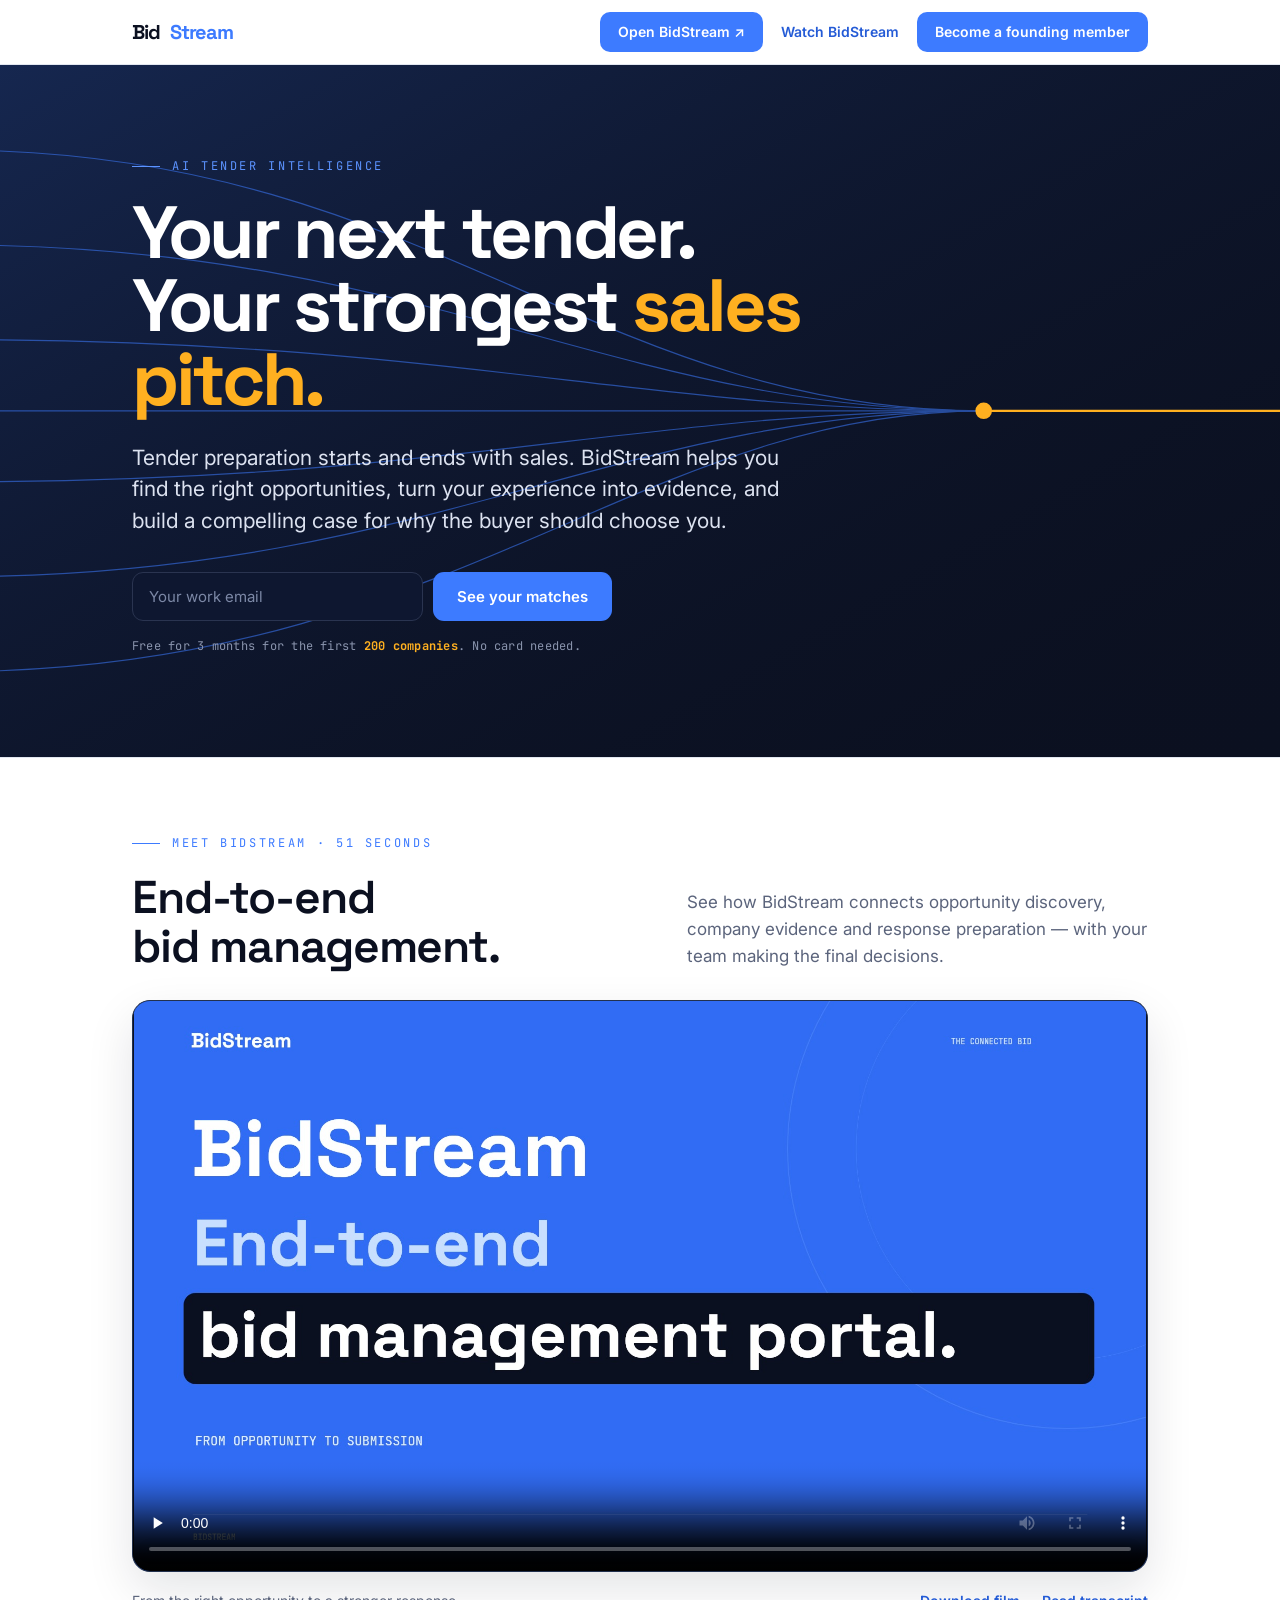
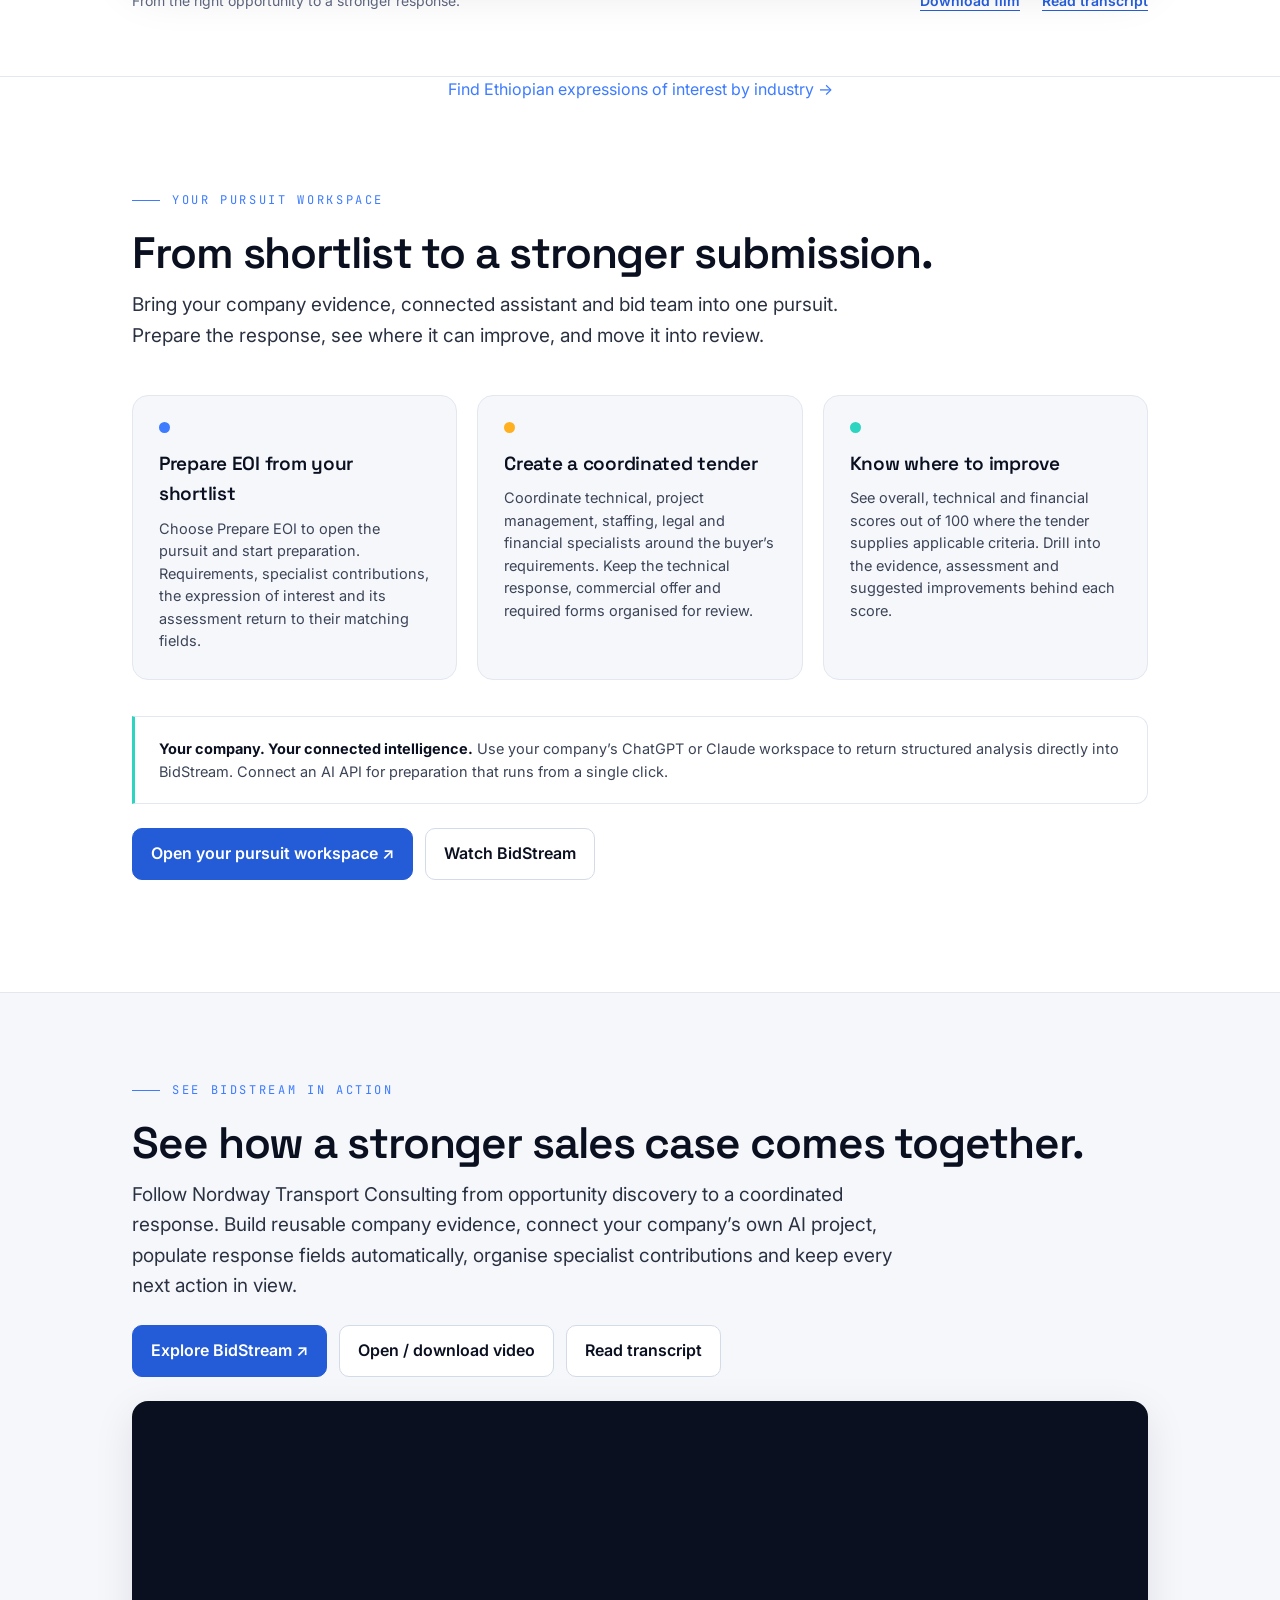
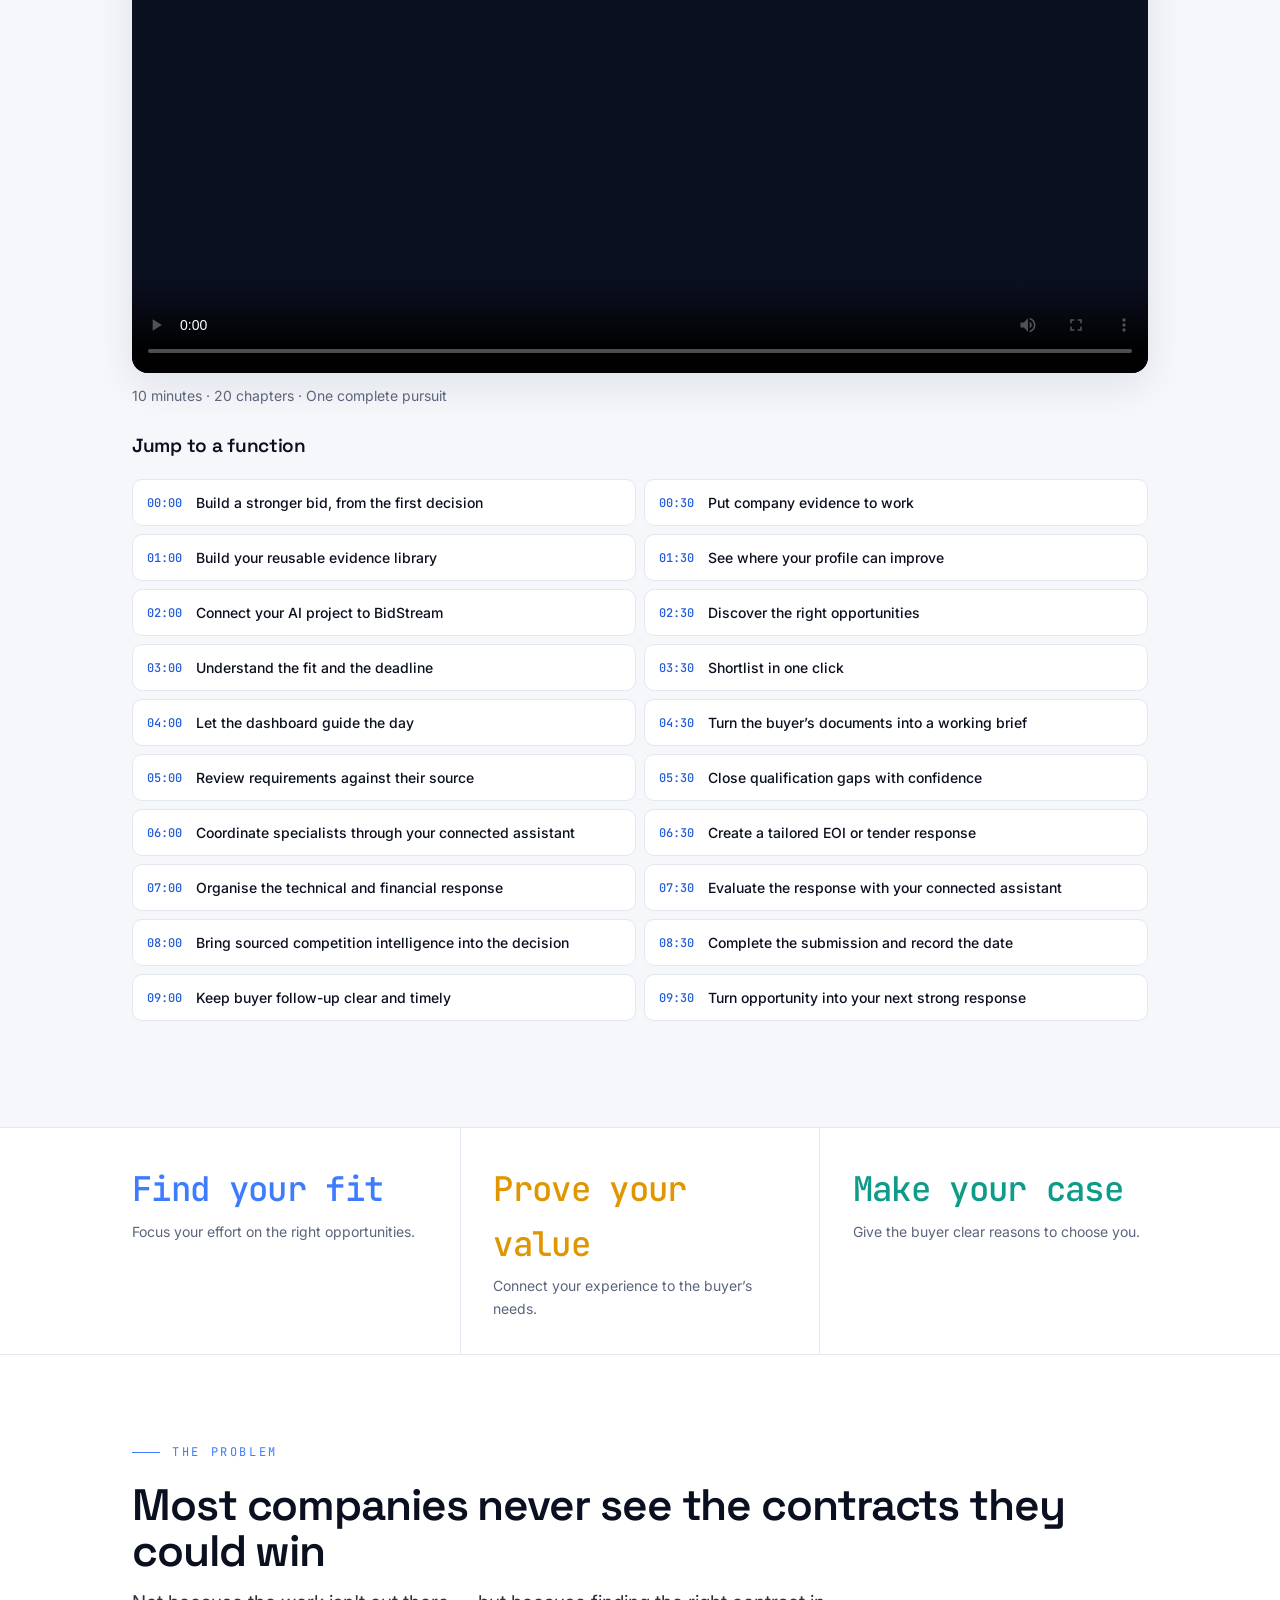
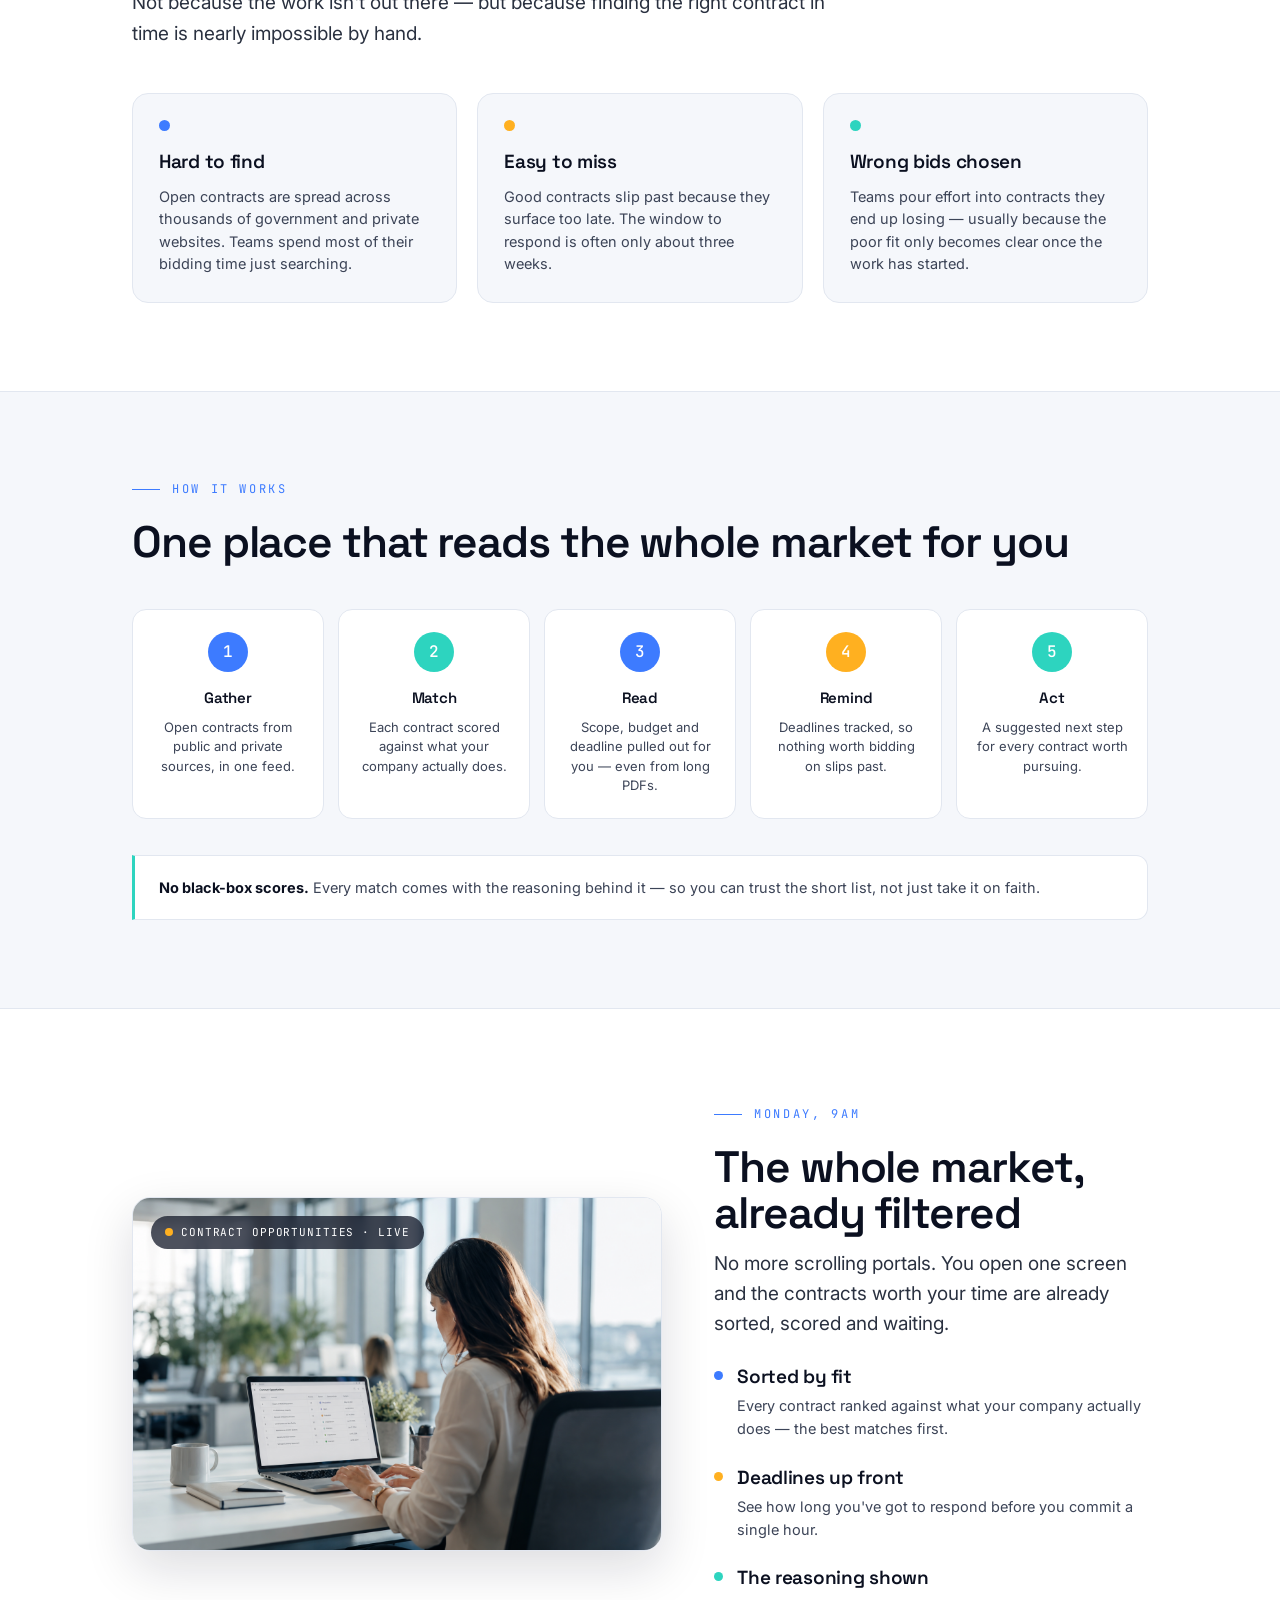
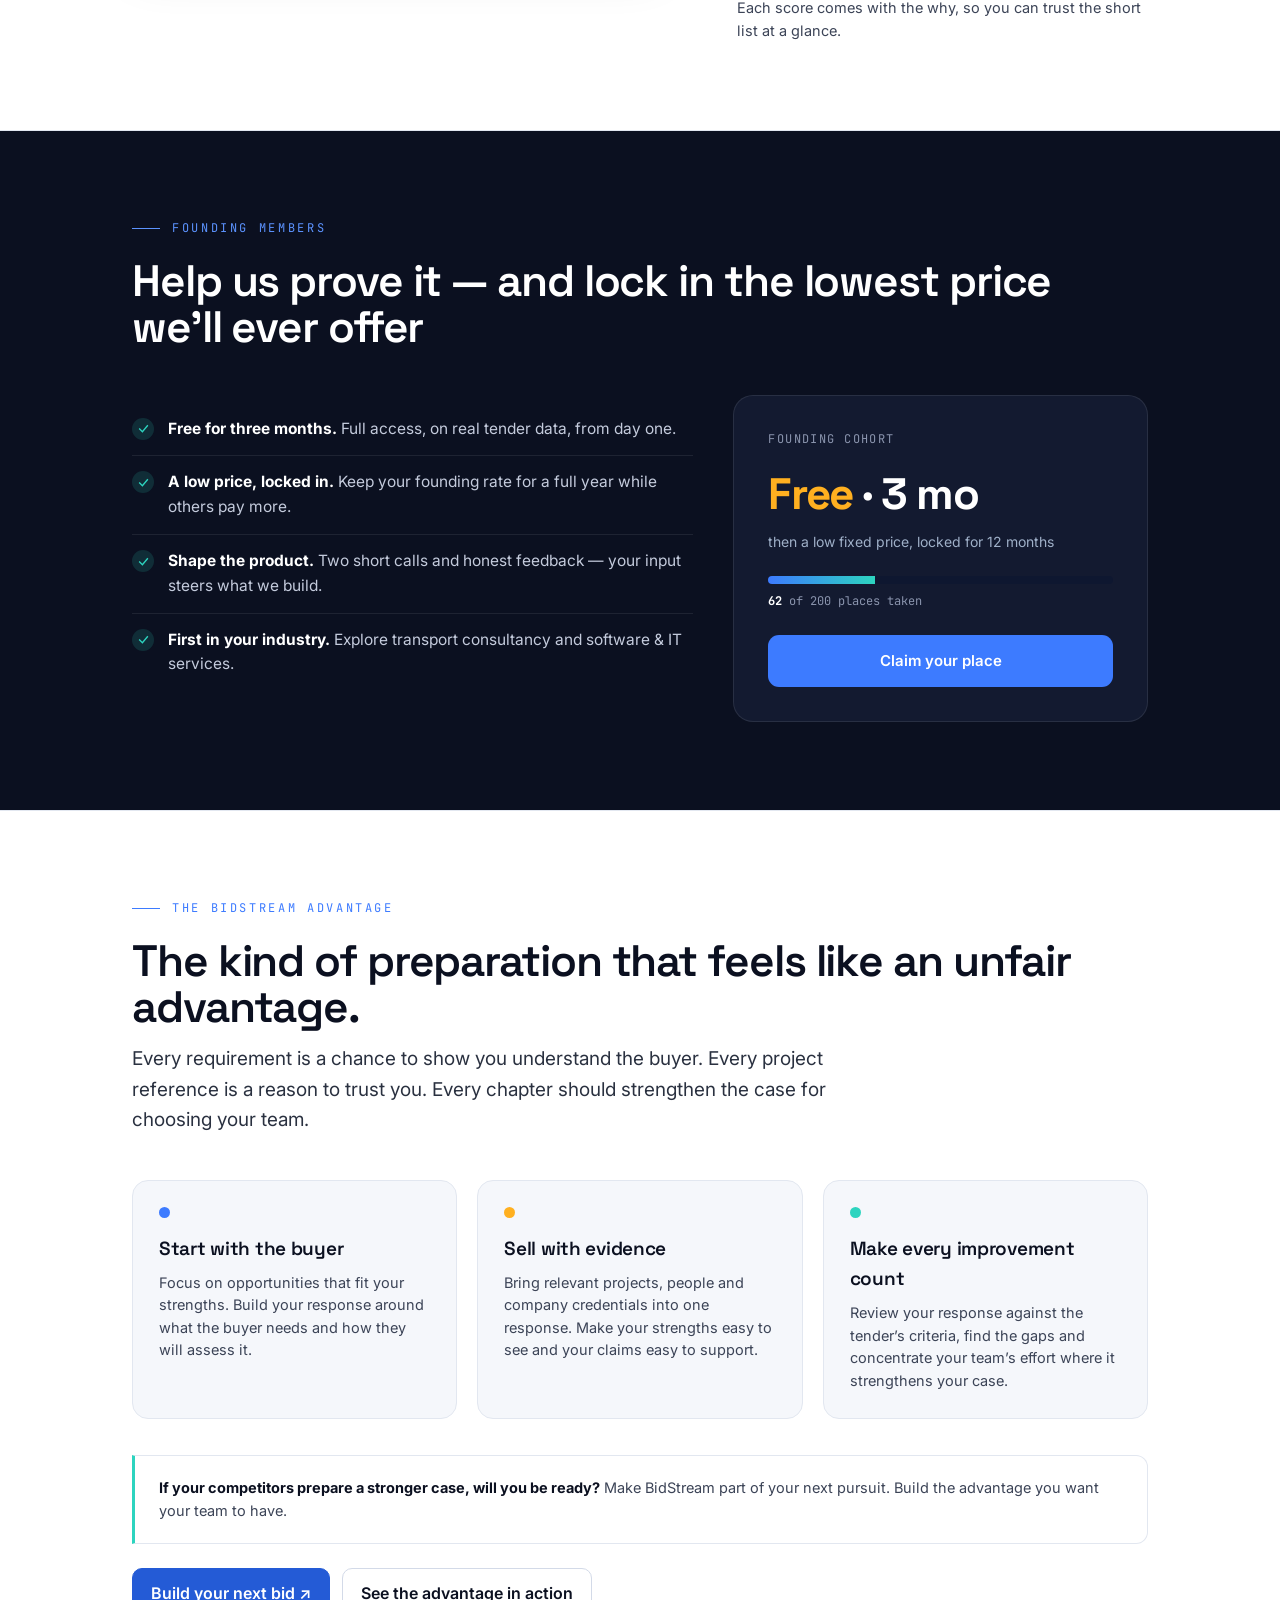
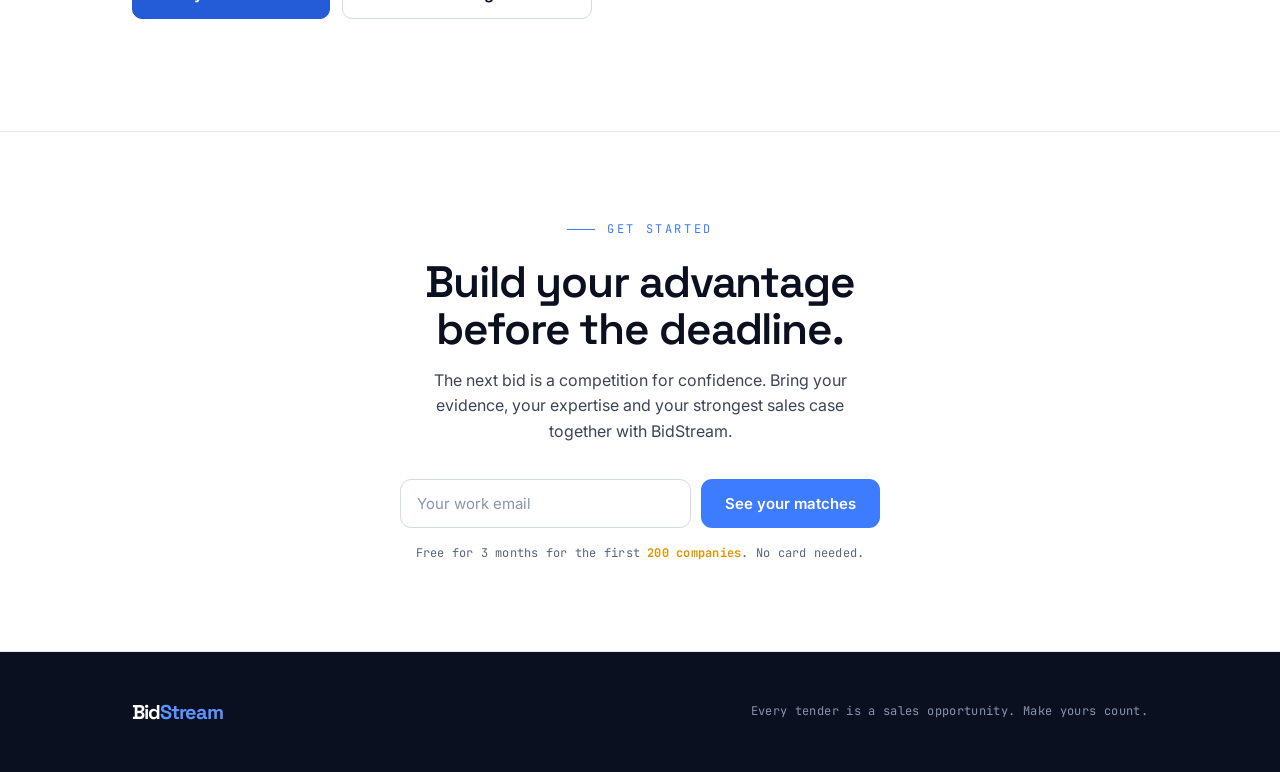
<file: index.html>
<!DOCTYPE html>
<html lang="en">
<head>
<meta charset="UTF-8">
<meta name="viewport" content="width=device-width, initial-scale=1.0">
<title>BidStream — Make your next tender your strongest sales pitch</title>
<meta name="description" content="Tender preparation starts and ends with sales. BidStream connects opportunity discovery, company evidence and response preparation to help you make a stronger case for selection.">
<meta property="og:title" content="Your next tender is your next sales pitch.">
<meta property="og:description" content="Build the advantage before the deadline. Discover the right opportunities and turn your company’s experience into a compelling case for selection with BidStream.">
<meta property="og:type" content="website">
<meta property="og:url" content="https://glimeriastudios.github.io/bidstream-demo/">
<link rel="preconnect" href="https://fonts.googleapis.com">
<link rel="preconnect" href="https://fonts.gstatic.com" crossorigin>
<link href="https://fonts.googleapis.com/css2?family=Space+Grotesk:wght@500;600;700&family=Inter:wght@400;500;600&family=JetBrains+Mono:wght@400;500&display=swap" rel="stylesheet">
<style>
:root{
  --ink:#0B1020; --ink-2:#131A30;
  --signal:#3D7BFF; --signal-bright:#5C93FF;
  --win:#FFB020; --win-deep:#E09600;
  --teal:#2DD4BF; --teal-deep:#0F9B8A;
  --paper:#FFFFFF; --paper-2:#F5F7FB; --paper-3:#EAEEF6;
  --mist:#5B647C; --mist-2:#8A94AD;
  --line:#E2E7F0; --line-strong:#D3DAE8;
  --serif:'Space Grotesk',sans-serif;
  --body:'Inter',sans-serif;
  --mono:'JetBrains Mono',monospace;
}
*{margin:0;padding:0;box-sizing:border-box}
html{scroll-behavior:smooth}
body{background:var(--paper);color:var(--ink);font-family:var(--body);line-height:1.6;-webkit-font-smoothing:antialiased}
::selection{background:var(--signal);color:#fff}
.wrap{max-width:1080px;margin:0 auto;padding:0 32px}
.wordmark{font-family:var(--serif);font-weight:700;letter-spacing:-.055em}
.eyebrow{font-family:var(--mono);font-size:12px;letter-spacing:.22em;text-transform:uppercase;color:var(--signal);margin-bottom:20px;display:flex;align-items:center;gap:12px}
.eyebrow::before{content:"";width:28px;height:1px;background:var(--signal)}
h2{font-family:var(--serif);font-weight:600;font-size:clamp(28px,4vw,44px);line-height:1.05;letter-spacing:-.025em}
h3{font-family:var(--serif);font-weight:600;font-size:19px;letter-spacing:-.015em;margin-bottom:8px}
p{color:#3C4457;font-size:16px}
a{color:var(--signal);text-decoration:none}

/* ---- Nav ---- */
nav{position:sticky;top:0;z-index:50;background:rgba(255,255,255,.82);backdrop-filter:blur(12px);border-bottom:1px solid var(--line)}
nav .wrap{display:flex;align-items:center;justify-content:space-between;height:64px}
nav .logo{display:flex;align-items:center;gap:10px;font-family:var(--serif);font-weight:700;font-size:20px;letter-spacing:-.055em}
nav .logo .b{color:var(--ink)}nav .logo .s{color:var(--signal)}
.navcta{font-family:var(--body);font-weight:600;font-size:14px;background:var(--signal);color:#fff;padding:9px 18px;border-radius:10px;transition:.15s}
.navcta:hover{background:#2f6ae8}

/* ---- Hero ---- */
.hero{background:var(--ink);color:#fff;position:relative;overflow:hidden;border-bottom:1px solid var(--line)}
.hero-svg{position:absolute;inset:0;width:100%;height:100%;z-index:0}
.hero .wrap{position:relative;z-index:2;padding-top:92px;padding-bottom:100px}
.hero .eyebrow{color:var(--signal-bright)}
.hero .eyebrow::before{background:var(--signal-bright)}
.hero h1{font-family:var(--serif);font-weight:700;font-size:clamp(40px,6.4vw,74px);line-height:.99;letter-spacing:-.045em;max-width:15ch}
.hero h1 .amber{color:var(--win)}
.hero .sub{font-size:clamp(17px,2vw,21px);color:#DCE2F0;max-width:52ch;margin-top:26px;line-height:1.5}
.hero-form{display:flex;gap:10px;margin-top:36px;max-width:480px;flex-wrap:wrap}
.hero-form input{flex:1;min-width:220px;font-family:var(--body);font-size:15px;padding:14px 16px;border-radius:11px;border:1px solid #2A3450;background:#0E1730;color:#fff}
.hero-form input::placeholder{color:#7C88A6}
.hero-form input:focus{outline:none;border-color:var(--signal);box-shadow:0 0 0 3px rgba(61,123,255,.25)}
.hero-form button{font-family:var(--body);font-weight:600;font-size:15px;padding:14px 24px;border-radius:11px;border:none;background:var(--signal);color:#fff;cursor:pointer;transition:.15s;white-space:nowrap}
.hero-form button:hover{background:var(--signal-bright)}
.hero-note{font-family:var(--mono);font-size:12px;color:var(--mist-2);margin-top:16px;letter-spacing:.02em}
.hero-note b{color:var(--win)}

/* ---- Stat strip ---- */
.stats{background:var(--paper);border-bottom:1px solid var(--line)}
.stats .wrap{display:grid;grid-template-columns:repeat(3,1fr);gap:1px;padding:0}
.stat{padding:34px 32px}
.stat:nth-child(2){border-left:1px solid var(--line);border-right:1px solid var(--line)}
.stat .n{font-family:var(--mono);font-weight:500;font-size:34px;letter-spacing:-.02em}
.stat:nth-child(1) .n{color:var(--signal)}
.stat:nth-child(2) .n{color:var(--win-deep)}
.stat:nth-child(3) .n{color:var(--teal-deep)}
.stat .l{font-size:14px;color:var(--mist);margin-top:4px}

/* ---- Sections ---- */
section{padding:88px 0;border-bottom:1px solid var(--line)}
.lead{font-size:19px;color:#2A3140;max-width:60ch;margin-top:14px}

/* problem cards */
.grid3{display:grid;grid-template-columns:repeat(3,1fr);gap:20px;margin-top:44px}
.card{background:var(--paper-2);border:1px solid var(--line);border-radius:16px;padding:26px;transition:.18s}
.card:hover{background:#fff;box-shadow:0 8px 30px rgba(11,16,32,.07);transform:translateY(-2px)}
.card .node{width:11px;height:11px;border-radius:50%;margin-bottom:16px}
.card p{font-size:14.5px;line-height:1.55;margin-top:6px}

/* how it works — the stream */
.how{background:var(--paper-2)}
.flow{display:grid;grid-template-columns:repeat(5,1fr);gap:14px;margin-top:44px}
.step{background:#fff;border:1px solid var(--line);border-radius:14px;padding:22px 18px;text-align:center;position:relative}
.step .num{width:40px;height:40px;border-radius:50%;display:flex;align-items:center;justify-content:center;font-family:var(--mono);font-weight:500;font-size:16px;color:#fff;margin:0 auto 14px}
.step p{font-size:13px;line-height:1.5;margin-top:4px}
.how-note{margin-top:36px;background:#fff;border:1px solid var(--line);border-left:3px solid var(--teal);border-radius:0 12px 12px 0;padding:20px 24px}
.how-note b{color:var(--ink)}
.how-note p{font-size:14.5px}

/* showcase — real photo + copy */
.showcase{display:grid;grid-template-columns:1.1fr .9fr;gap:52px;align-items:center;margin-top:8px}
.showcase .shot{position:relative;border-radius:18px;overflow:hidden;box-shadow:0 18px 50px rgba(11,16,32,.14);border:1px solid var(--line)}
.showcase .shot img{display:block;width:100%;height:100%;object-fit:cover}
.showcase .shot .node{position:absolute;top:18px;left:18px;display:flex;align-items:center;gap:8px;background:rgba(11,16,32,.72);backdrop-filter:blur(6px);padding:8px 14px;border-radius:100px}
.showcase .shot .node .dot{width:8px;height:8px;border-radius:50%;background:var(--win)}
.showcase .shot .node span{font-family:var(--mono);font-size:11px;letter-spacing:.08em;color:#fff}
.showcase h2{max-width:14ch}
.showcase .pt{display:flex;gap:14px;margin-top:22px}
.showcase .pt .n{flex-shrink:0;width:9px;height:9px;border-radius:50%;margin-top:9px}
.showcase .pt h3{margin-bottom:2px}
.showcase .pt p{font-size:14.5px}

/* offer — the GTM ask */
.offer{background:var(--ink);color:#fff}
.offer .eyebrow{color:var(--signal-bright)}
.offer .eyebrow::before{background:var(--signal-bright)}
.offer h2{color:#fff}
.offer-grid{display:grid;grid-template-columns:1.15fr .85fr;gap:40px;margin-top:44px;align-items:start}
.offer-list{list-style:none;margin-top:8px}
.offer-list li{display:flex;gap:14px;padding:14px 0;border-bottom:1px solid rgba(255,255,255,.08);font-size:15.5px;color:#C4CBDC}
.offer-list li:last-child{border-bottom:none}
.offer-list .tick{flex-shrink:0;width:22px;height:22px;border-radius:50%;background:rgba(45,212,191,.15);display:flex;align-items:center;justify-content:center;margin-top:1px}
.offer-list .tick svg{width:13px;height:13px;stroke:var(--teal);stroke-width:2.5;fill:none}
.offer-card{background:var(--ink-2);border:1px solid rgba(255,255,255,.09);border-radius:20px;padding:34px}
.offer-card .seats{font-family:var(--mono);font-size:12px;letter-spacing:.12em;text-transform:uppercase;color:var(--mist-2)}
.offer-card .price{font-family:var(--serif);font-weight:700;font-size:44px;letter-spacing:-.03em;margin:10px 0 2px}
.offer-card .price .free{color:var(--win)}
.offer-card .then{font-size:14px;color:#9FB0C8;margin-bottom:22px}
.offer-card .meter{height:8px;border-radius:8px;background:#0E1730;overflow:hidden;margin-bottom:8px}
.offer-card .meter .fill{height:100%;width:31%;background:linear-gradient(90deg,var(--signal),var(--teal))}
.offer-card .meter-l{font-family:var(--mono);font-size:12px;color:var(--mist-2);margin-bottom:24px}
.offer-card .meter-l b{color:#fff}
.offer-card a.btn{display:block;text-align:center;font-family:var(--body);font-weight:600;font-size:15px;background:var(--signal);color:#fff;padding:14px;border-radius:11px;transition:.15s}
.offer-card a.btn:hover{background:var(--signal-bright)}

/* proof */
.proof-grid{display:grid;grid-template-columns:1fr 1fr;gap:20px;margin-top:44px}
.quote{background:var(--paper-2);border:1px solid var(--line);border-radius:16px;padding:28px}
.quote .q{font-family:var(--serif);font-weight:500;font-size:19px;line-height:1.35;letter-spacing:-.015em;color:var(--ink)}
.quote .who{font-family:var(--mono);font-size:11px;letter-spacing:.08em;text-transform:uppercase;color:var(--mist);margin-top:16px}
.proof-tag{display:inline-block;font-family:var(--mono);font-size:11px;letter-spacing:.1em;text-transform:uppercase;color:var(--win-deep);background:rgba(255,176,32,.12);padding:5px 12px;border-radius:100px;margin-bottom:20px}

/* final cta */
.final{text-align:center}
.final h2{max-width:18ch;margin:0 auto}
.final p{max-width:46ch;margin:16px auto 0}
.final .hero-form{margin:34px auto 0;justify-content:center}
.final input{background:#fff;border:1px solid var(--line-strong);color:var(--ink)}
.final input::placeholder{color:var(--mist-2)}

/* footer */
footer{background:var(--ink);color:#fff;padding:44px 0}
footer .wrap{display:flex;align-items:center;justify-content:space-between;flex-wrap:wrap;gap:16px}
footer .logo{font-family:var(--serif);font-weight:700;font-size:20px;letter-spacing:-.055em}
footer .logo .b{color:#fff}footer .logo .s{color:var(--signal-bright)}
footer .fn{font-family:var(--mono);font-size:12px;color:var(--mist-2);letter-spacing:.03em}

.ok{display:none;font-family:var(--mono);font-size:13px;color:var(--teal);margin-top:14px}
.ok.show{display:block}

@media(max-width:820px){
  .stats .wrap,.grid3,.flow,.offer-grid,.proof-grid,.showcase{grid-template-columns:1fr}
  .showcase{gap:28px}
  .stat:nth-child(2){border-left:none;border-right:none;border-top:1px solid var(--line);border-bottom:1px solid var(--line)}
  .flow{gap:10px}
  section{padding:60px 0}
  .hero .wrap{padding-top:64px;padding-bottom:72px}
}
@media(prefers-reduced-motion:reduce){*{animation:none!important;transition:none!important}.flowline{stroke-dashoffset:0!important}}
</style>
<link rel="stylesheet" href="tutorial.css">
<link rel="stylesheet" href="motion-film.css">
</head>
<body>

<nav>
  <div class="wrap">
    <div class="logo"><span class="b">Bid</span><span class="s">Stream</span></div>
    <div class="tutorial-nav"><a class="navcta" href="./app/" target="_blank" rel="noopener">Open BidStream ↗</a><a class="tour-link" href="#brand-film">Watch BidStream</a><a href="#offer" class="navcta">Become a founding member</a></div>
  </div>
</nav>

<!-- ===== HERO ===== -->
<header class="hero">
  <svg class="hero-svg" viewBox="0 0 1080 620" preserveAspectRatio="xMidYMid slice" aria-hidden="true">
    <defs>
      <linearGradient id="hg" x1="0" y1="0" x2="1" y2="1">
        <stop offset="0" stop-color="#3D7BFF" stop-opacity="0.22"/>
        <stop offset="1" stop-color="#0B1020" stop-opacity="0"/>
      </linearGradient>
    </defs>
    <rect width="1080" height="620" fill="url(#hg)"/>
    <g stroke="#3D7BFF" stroke-width="1" fill="none" opacity="0.55">
      <path class="flowline" d="M-40 90 C 360 90, 500 310, 830 310"/>
      <path class="flowline" d="M-40 170 C 360 170, 520 310, 830 310"/>
      <path class="flowline" d="M-40 250 C 380 250, 540 310, 830 310"/>
      <path class="flowline" d="M-40 310 C 360 310, 540 310, 830 310"/>
      <path class="flowline" d="M-40 370 C 380 370, 540 310, 830 310"/>
      <path class="flowline" d="M-40 450 C 360 450, 520 310, 830 310"/>
      <path class="flowline" d="M-40 530 C 380 530, 540 310, 830 310"/>
    </g>
    <line x1="836" y1="310" x2="1120" y2="310" stroke="#FFB020" stroke-width="2"/>
    <circle class="winnode" cx="830" cy="310" r="7" fill="#FFB020"/>
  </svg>
  <div class="wrap">
    <div class="eyebrow">AI Tender Intelligence</div>
    <h1>Your next tender.<br>Your strongest <span class="amber">sales pitch.</span></h1>
    <p class="sub">Tender preparation starts and ends with sales. BidStream helps you find the right opportunities, turn your experience into evidence, and build a compelling case for why the buyer should choose you.</p>
    <form class="hero-form" id="form1">
      <input type="email" placeholder="Your work email" aria-label="Work email" required>
      <button type="submit">See your matches</button>
    </form>
    <div class="hero-note">Free for 3 months for the first <b>200 companies</b>. No card needed.</div>
    <div class="ok" id="ok1">Thanks — we'll be in touch about your founding-member access.</div>
  </div>
</header>



<!-- ===== BIDSTREAM MOTION FILM ===== -->
<section class="motion-film" id="brand-film" aria-labelledby="film-title">
  <div class="wrap">
    <div class="eyebrow">Meet BidStream · 51 seconds</div>
    <div class="motion-film-heading">
      <h2 id="film-title">End-to-end<br>bid management.</h2>
      <p>See how BidStream connects opportunity discovery, company evidence and response preparation — with your team making the final decisions.</p>
    </div>
    <video id="bidstream-brand-film" class="motion-film-player" controls playsinline preload="none" width="1920" height="1080" poster="assets/motion/poster.jpg?v=restored-20261124" aria-label="BidStream: End-to-end bid management. 51-second film.">
      <source src="assets/motion/bidstream-advert.mp4?v=restored-20261124" type="video/mp4">
      <track kind="captions" src="assets/motion/captions.vtt?v=restored-20261124" srclang="en" label="English captions">
      Your browser does not support embedded video. <a href="assets/motion/bidstream-advert.mp4?v=restored-20261124">Watch the film</a> or <a href="assets/motion/transcript.txt?v=restored-20261124">read the transcript</a>.
    </video>
    <div class="motion-film-footer">
      <p>From the right opportunity to a stronger response.</p>
      <div class="motion-film-links"><a href="assets/motion/bidstream-advert.mp4?v=restored-20261124" download>Download film</a><a href="assets/motion/transcript.txt?v=restored-20261124">Read transcript</a></div>
    </div>
  </div>
</section>

<!-- ===== CURRENT PRODUCT WORKFLOW ===== -->
<p style="text-align:center"><a href="./ethiopia/">Find Ethiopian expressions of interest by industry →</a></p><section id="platform" aria-labelledby="platform-title" data-release="preparation-v12">
  <div class="wrap">
    <div class="eyebrow">Your pursuit workspace</div>
    <h2 id="platform-title">From shortlist to a stronger submission.</h2>
    <p class="lead">Bring your company evidence, connected assistant and bid team into one pursuit. Prepare the response, see where it can improve, and move it into review.</p>
    <div class="grid3">
      <article class="card"><div class="node" style="background:var(--signal)"></div><h3>Prepare EOI from your shortlist</h3><p>Choose Prepare EOI to open the pursuit and start preparation. Requirements, specialist contributions, the expression of interest and its assessment return to their matching fields.</p></article>
      <article class="card"><div class="node" style="background:var(--win)"></div><h3>Create a coordinated tender</h3><p>Coordinate technical, project management, staffing, legal and financial specialists around the buyer’s requirements. Keep the technical response, commercial offer and required forms organised for review.</p></article>
      <article class="card"><div class="node" style="background:var(--teal)"></div><h3>Know where to improve</h3><p>See overall, technical and financial scores out of 100 where the tender supplies applicable criteria. Drill into the evidence, assessment and suggested improvements behind each score.</p></article>
    </div>
    <div class="how-note"><p><b>Your company. Your connected intelligence.</b> Use your company’s ChatGPT or Claude workspace to return structured analysis directly into BidStream. Connect an AI API for preparation that runs from a single click.</p></div>
    <div class="tutorial-actions"><a class="primary" href="./app/" target="_blank" rel="noopener">Open your pursuit workspace ↗</a><a href="#brand-film">Watch BidStream</a></div>
  </div>
</section>

<!-- ===== COMPLETE PRODUCT WALKTHROUGH ===== -->
<section class="tutorial-section" id="walkthrough" aria-labelledby="tutorial-title">
  <div class="wrap">
    <div class="eyebrow">See BidStream in action</div>
    <h2 id="tutorial-title">See how a stronger sales case comes together.</h2>
    <p class="lead">Follow Nordway Transport Consulting from opportunity discovery to a coordinated response. Build reusable company evidence, connect your company’s own AI project, populate response fields automatically, organise specialist contributions and keep every next action in view.</p>
    <div class="tutorial-actions">
      <a class="primary" href="./app/" target="_blank" rel="noopener">Explore BidStream ↗</a>
      <a href="https://bidstream-tender-intelligence.adam489451.chatgpt.site/tutorial/bidstream-connected-workflow.mp4" target="_blank" rel="noopener">Open / download video</a>
      <a href="assets/tutorial/transcript.txt">Read transcript</a>
    </div>
    <video id="bidstream-tutorial" class="tutorial-player" controls playsinline preload="metadata" poster="https://bidstream-tender-intelligence.adam489451.chatgpt.site/tutorial/sales-poster.jpg" aria-label="BidStream complete ten-minute product walkthrough">
      <source src="https://bidstream-tender-intelligence.adam489451.chatgpt.site/api/tutorial-video?v=connected-v9" type="video/mp4">
      <track kind="captions" src="assets/tutorial/captions.vtt" srclang="en" label="English captions">
      Your browser does not support this video. Use the download or transcript links above.
    </video>
    <p class="tutorial-meta">10 minutes · 20 chapters · One complete pursuit</p>
    <p id="tutorial-status" role="status" aria-live="polite"></p>
    <h3>Jump to a function</h3>
    <div class="tutorial-chapters" aria-label="Video chapters"><button type="button" data-tutorial-time="0"><time>00:00</time><span>Build a stronger bid, from the first decision</span></button>
<button type="button" data-tutorial-time="30"><time>00:30</time><span>Put company evidence to work</span></button>
<button type="button" data-tutorial-time="60"><time>01:00</time><span>Build your reusable evidence library</span></button>
<button type="button" data-tutorial-time="90"><time>01:30</time><span>See where your profile can improve</span></button>
<button type="button" data-tutorial-time="120"><time>02:00</time><span>Connect your AI project to BidStream</span></button>
<button type="button" data-tutorial-time="150"><time>02:30</time><span>Discover the right opportunities</span></button>
<button type="button" data-tutorial-time="180"><time>03:00</time><span>Understand the fit and the deadline</span></button>
<button type="button" data-tutorial-time="210"><time>03:30</time><span>Shortlist in one click</span></button>
<button type="button" data-tutorial-time="240"><time>04:00</time><span>Let the dashboard guide the day</span></button>
<button type="button" data-tutorial-time="270"><time>04:30</time><span>Turn the buyer’s documents into a working brief</span></button>
<button type="button" data-tutorial-time="300"><time>05:00</time><span>Review requirements against their source</span></button>
<button type="button" data-tutorial-time="330"><time>05:30</time><span>Close qualification gaps with confidence</span></button>
<button type="button" data-tutorial-time="360"><time>06:00</time><span>Coordinate specialists through your connected assistant</span></button>
<button type="button" data-tutorial-time="390"><time>06:30</time><span>Create a tailored EOI or tender response</span></button>
<button type="button" data-tutorial-time="420"><time>07:00</time><span>Organise the technical and financial response</span></button>
<button type="button" data-tutorial-time="450"><time>07:30</time><span>Evaluate the response with your connected assistant</span></button>
<button type="button" data-tutorial-time="480"><time>08:00</time><span>Bring sourced competition intelligence into the decision</span></button>
<button type="button" data-tutorial-time="510"><time>08:30</time><span>Complete the submission and record the date</span></button>
<button type="button" data-tutorial-time="540"><time>09:00</time><span>Keep buyer follow-up clear and timely</span></button>
<button type="button" data-tutorial-time="570"><time>09:30</time><span>Turn opportunity into your next strong response</span></button></div>
    
  </div>
</section>

<!-- ===== STATS ===== -->
<div class="stats">
  <div class="wrap">
    <div class="stat"><div class="n">Find your fit</div><div class="l">Focus your effort on the right opportunities.</div></div>
    <div class="stat"><div class="n">Prove your value</div><div class="l">Connect your experience to the buyer’s needs.</div></div>
    <div class="stat"><div class="n">Make your case</div><div class="l">Give the buyer clear reasons to choose you.</div></div>
  </div>
</div>

<!-- ===== PROBLEM ===== -->
<section>
  <div class="wrap">
    <div class="eyebrow">The problem</div>
    <h2>Most companies never see the contracts they could win</h2>
    <p class="lead">Not because the work isn't out there — but because finding the right contract in time is nearly impossible by hand.</p>
    <div class="grid3">
      <div class="card">
        <div class="node" style="background:var(--signal)"></div>
        <h3>Hard to find</h3>
        <p>Open contracts are spread across thousands of government and private websites. Teams spend most of their bidding time just searching.</p>
      </div>
      <div class="card">
        <div class="node" style="background:var(--win)"></div>
        <h3>Easy to miss</h3>
        <p>Good contracts slip past because they surface too late. The window to respond is often only about three weeks.</p>
      </div>
      <div class="card">
        <div class="node" style="background:var(--teal)"></div>
        <h3>Wrong bids chosen</h3>
        <p>Teams pour effort into contracts they end up losing — usually because the poor fit only becomes clear once the work has started.</p>
      </div>
    </div>
  </div>
</section>

<!-- ===== HOW IT WORKS ===== -->
<section class="how">
  <div class="wrap">
    <div class="eyebrow">How it works</div>
    <h2>One place that reads the whole market for you</h2>
    <div class="flow">
      <div class="step"><div class="num" style="background:var(--signal)">1</div><h3 style="font-size:15px">Gather</h3><p>Open contracts from public and private sources, in one feed.</p></div>
      <div class="step"><div class="num" style="background:var(--teal)">2</div><h3 style="font-size:15px">Match</h3><p>Each contract scored against what your company actually does.</p></div>
      <div class="step"><div class="num" style="background:var(--signal)">3</div><h3 style="font-size:15px">Read</h3><p>Scope, budget and deadline pulled out for you — even from long PDFs.</p></div>
      <div class="step"><div class="num" style="background:var(--win)">4</div><h3 style="font-size:15px">Remind</h3><p>Deadlines tracked, so nothing worth bidding on slips past.</p></div>
      <div class="step"><div class="num" style="background:var(--teal)">5</div><h3 style="font-size:15px">Act</h3><p>A suggested next step for every contract worth pursuing.</p></div>
    </div>
    <div class="how-note">
      <p><b>No black-box scores.</b> Every match comes with the reasoning behind it — so you can trust the short list, not just take it on faith.</p>
    </div>
  </div>
</section>

<!-- ===== SHOWCASE (real photo) ===== -->
<section>
  <div class="wrap">
    <div class="showcase">
      <div class="shot">
        <img src="office.png" alt="A bid manager reviewing a filtered list of contract opportunities on her laptop in a bright office">
        <div class="node"><span class="dot"></span><span>CONTRACT OPPORTUNITIES · LIVE</span></div>
      </div>
      <div>
        <div class="eyebrow">Monday, 9am</div>
        <h2>The whole market, already filtered</h2>
        <p class="lead" style="margin-top:12px">No more scrolling portals. You open one screen and the contracts worth your time are already sorted, scored and waiting.</p>
        <div class="pt"><span class="n" style="background:var(--signal)"></span><div><h3>Sorted by fit</h3><p>Every contract ranked against what your company actually does — the best matches first.</p></div></div>
        <div class="pt"><span class="n" style="background:var(--win)"></span><div><h3>Deadlines up front</h3><p>See how long you've got to respond before you commit a single hour.</p></div></div>
        <div class="pt"><span class="n" style="background:var(--teal)"></span><div><h3>The reasoning shown</h3><p>Each score comes with the why, so you can trust the short list at a glance.</p></div></div>
      </div>
    </div>
  </div>
</section>

<!-- ===== OFFER (the GTM ask) ===== -->
<section class="offer" id="offer">
  <div class="wrap">
    <div class="eyebrow">Founding members</div>
    <h2>Help us prove it — and lock in the lowest price we'll ever offer</h2>
    <div class="offer-grid">
      <div>
        <ul class="offer-list">
          <li><span class="tick"><svg viewBox="0 0 24 24"><polyline points="4 12 10 18 20 6"/></svg></span><span><b style="color:#fff">Free for three months.</b> Full access, on real tender data, from day one.</span></li>
          <li><span class="tick"><svg viewBox="0 0 24 24"><polyline points="4 12 10 18 20 6"/></svg></span><span><b style="color:#fff">A low price, locked in.</b> Keep your founding rate for a full year while others pay more.</span></li>
          <li><span class="tick"><svg viewBox="0 0 24 24"><polyline points="4 12 10 18 20 6"/></svg></span><span><b style="color:#fff">Shape the product.</b> Two short calls and honest feedback — your input steers what we build.</span></li>
          <li><span class="tick"><svg viewBox="0 0 24 24"><polyline points="4 12 10 18 20 6"/></svg></span><span><b style="color:#fff">First in your industry.</b> Explore transport consultancy and software &amp; IT services.</span></li>
        </ul>
      </div>
      <div class="offer-card">
        <div class="seats">Founding cohort</div>
        <div class="price"><span class="free">Free</span> · 3 mo</div>
        <div class="then">then a low fixed price, locked for 12 months</div>
        <div class="meter"><div class="fill"></div></div>
        <div class="meter-l"><b>62</b> of 200 places taken</div>
        <a href="#join" class="btn" onclick="document.getElementById('email2').focus()">Claim your place</a>
      </div>
    </div>
  </div>
</section>

<!-- ===== COMPETITIVE ADVANTAGE ===== -->
<section id="advantage" aria-labelledby="advantage-title">
  <div class="wrap">
    <div class="eyebrow">The BidStream advantage</div>
    <h2 id="advantage-title">The kind of preparation that feels like an unfair advantage.</h2>
    <p class="lead">Every requirement is a chance to show you understand the buyer. Every project reference is a reason to trust you. Every chapter should strengthen the case for choosing your team.</p>
    <div class="grid3">
      <div class="card">
        <div class="node" style="background:var(--signal)"></div>
        <h3>Start with the buyer</h3>
        <p>Focus on opportunities that fit your strengths. Build your response around what the buyer needs and how they will assess it.</p>
      </div>
      <div class="card">
        <div class="node" style="background:var(--win)"></div>
        <h3>Sell with evidence</h3>
        <p>Bring relevant projects, people and company credentials into one response. Make your strengths easy to see and your claims easy to support.</p>
      </div>
      <div class="card">
        <div class="node" style="background:var(--teal)"></div>
        <h3>Make every improvement count</h3>
        <p>Review your response against the tender’s criteria, find the gaps and concentrate your team’s effort where it strengthens your case.</p>
      </div>
    </div>
    <div class="how-note">
      <p><b>If your competitors prepare a stronger case, will you be ready?</b> Make BidStream part of your next pursuit. Build the advantage you want your team to have.</p>
    </div>
    <div class="tutorial-actions">
      <a class="primary" href="./app/" target="_blank" rel="noopener">Build your next bid ↗</a>
      <a href="#walkthrough">See the advantage in action</a>
    </div>
  </div>
</section>

<!-- ===== FINAL CTA ===== -->
<section class="final" id="join">
  <div class="wrap">
    <div class="eyebrow" style="justify-content:center">Get started</div>
    <h2>Build your advantage before the deadline.</h2>
    <p>The next bid is a competition for confidence. Bring your evidence, your expertise and your strongest sales case together with BidStream.</p>
    <form class="hero-form" id="form2">
      <input type="email" id="email2" placeholder="Your work email" aria-label="Work email" required>
      <button type="submit">See your matches</button>
    </form>
    <div class="hero-note" style="color:var(--mist)">Free for 3 months for the first <b style="color:var(--win-deep)">200 companies</b>. No card needed.</div>
    <div class="ok" id="ok2">Thanks — we'll be in touch about your founding-member access.</div>
  </div>
</section>

<footer>
  <div class="wrap">
    <div class="logo"><span class="b">Bid</span><span class="s">Stream</span></div>
    <div class="fn">Every tender is a sales opportunity. Make yours count.</div>
  </div>
</footer>

<script>
// animate convergence lines on load
window.addEventListener('load',()=>{
  document.querySelectorAll('.flowline').forEach((p,i)=>{
    const len=p.getTotalLength();
    p.style.strokeDasharray=len;
    p.style.strokeDashoffset=len;
    p.style.transition='stroke-dashoffset 1.1s cubic-bezier(.22,1,.36,1) '+(i*90)+'ms';
    requestAnimationFrame(()=>{p.style.strokeDashoffset=0;});
  });
  const node=document.querySelector('.winnode');
  if(node){
    node.style.transformOrigin='830px 310px';
    setTimeout(()=>{node.animate([{r:7},{r:12},{r:7}],{duration:600,easing:'ease-out'});},900);
  }
});
// simple client-side form handling (no backend — GTM landing capture stub)
function handle(formId,okId){
  const f=document.getElementById(formId);
  f.addEventListener('submit',e=>{
    e.preventDefault();
    const ok=document.getElementById(okId);
    ok.classList.add('show');
    f.reset();
  });
}
handle('form1','ok1');
handle('form2','ok2');
</script>
<script src="tutorial.js" defer></script>
</body>
</html>
</file>
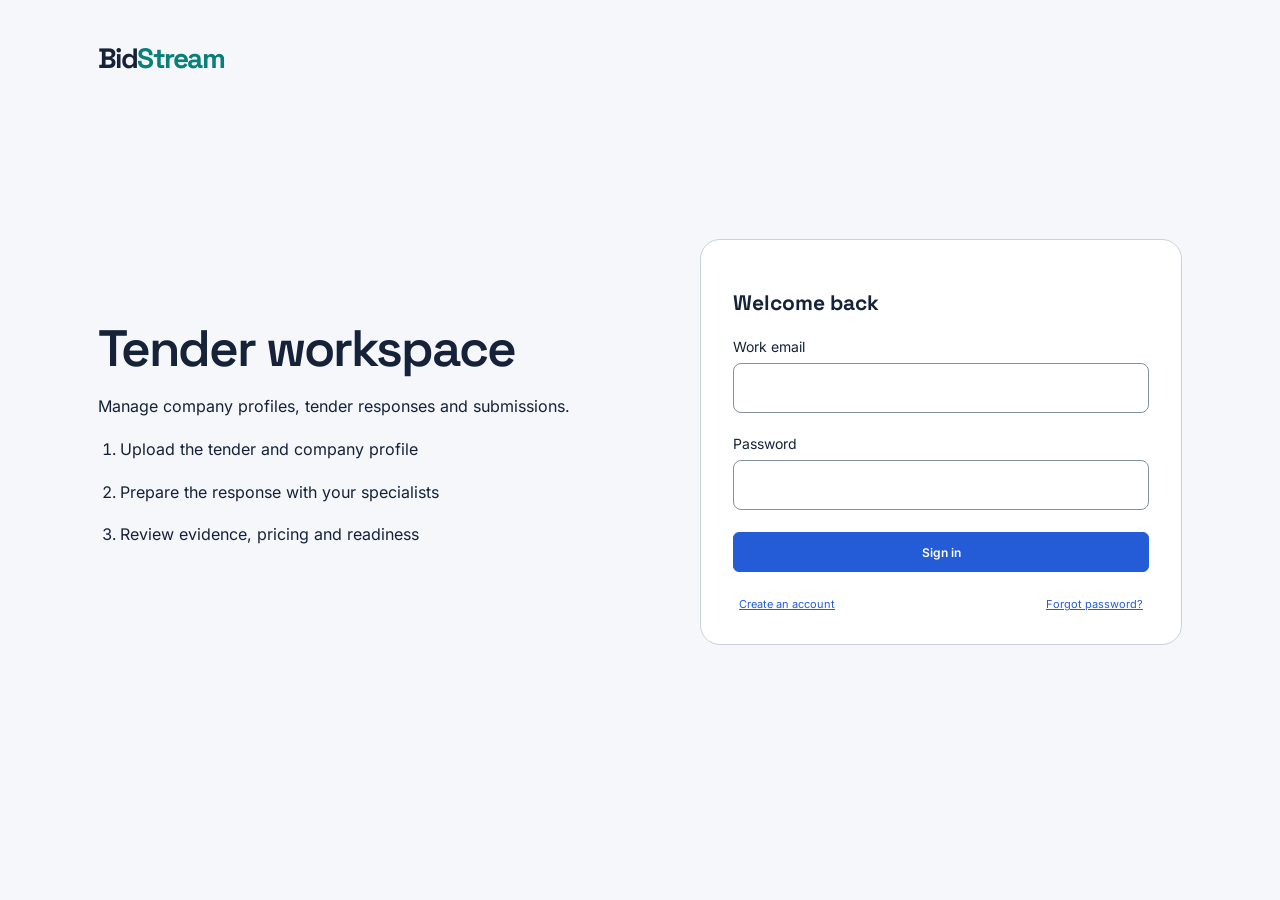
<file: app/index.html>
<!doctype html><html lang="en"><head><meta charset="utf-8"><meta name="viewport" content="width=device-width,initial-scale=1"><meta name="robots" content="noindex"><title>BidStream | Tender workspace</title>  <script type="module" crossorigin src="./assets/index-D51Ch1pF.js"></script>
  <link rel="stylesheet" crossorigin href="./assets/index-QtxYj3pS.css">
</head><body><div id="root"></div></body></html>
</file>
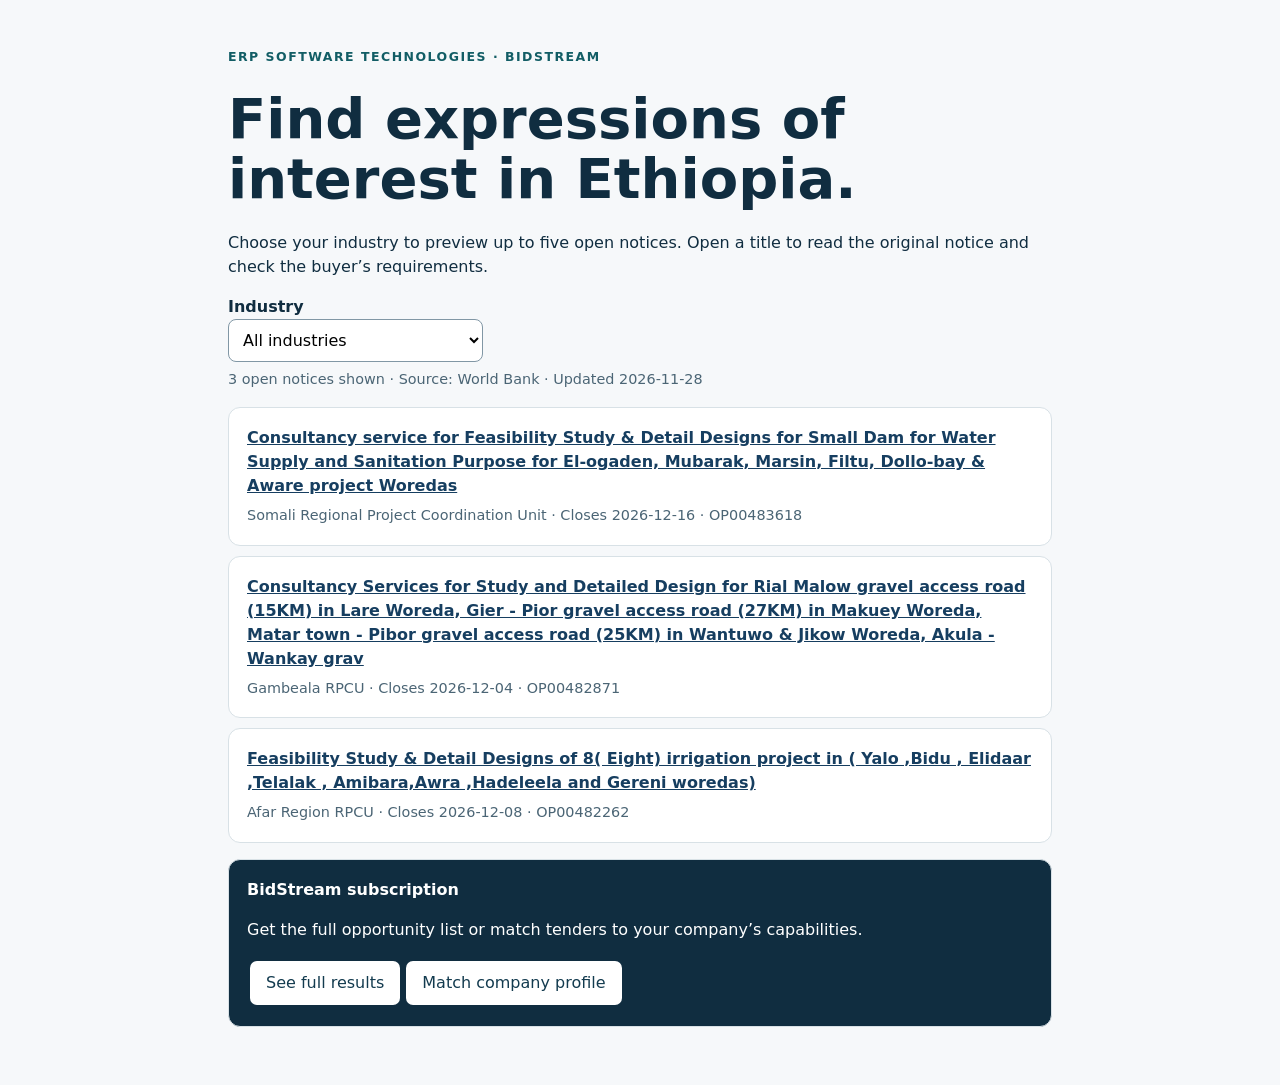
<file: ethiopia/index.html>
<!doctype html><html lang="en"><head><meta charset="utf-8"><meta name="viewport" content="width=device-width,initial-scale=1"><title>Ethiopia EOI Finder | ERP Software Technologies</title><style>*{box-sizing:border-box}body{margin:0;background:#f6f8fa;color:#102d40;font:16px/1.5 system-ui,Arial}main{max-width:920px;margin:auto;padding:clamp(18px,4vw,48px)}small,.meta{color:#4b6575}.kicker{font-weight:700;letter-spacing:.12em;text-transform:uppercase;color:#125d65;font-size:.78rem}h1{font-size:clamp(2rem,5vw,3.5rem);line-height:1.07;margin:.4em 0}label{font-weight:650;display:block}select{min-width:230px;max-width:100%;padding:10px;border:1px solid #8197a5;border-radius:8px;font:inherit;background:white}ol{padding:0;list-style:none}li,aside{background:white;border:1px solid #d8e1e6;border-radius:12px;padding:18px;margin:10px 0}li a{font-weight:650;color:#163e60}.meta{font-size:.9rem;margin-top:7px}aside{background:#102d40;color:white}aside .action{display:inline-block;font:inherit;background:white;color:#133b4f;padding:10px 16px;border:0;border-radius:7px;cursor:pointer;margin:3px}.request{background:#fff;color:#152e3f;border-radius:8px;padding:15px;margin:12px 0 0}.request a{color:#064e77}button:focus-visible,a:focus-visible,select:focus-visible{outline:3px solid #da9229;outline-offset:3px}</style></head><body><main><div class="kicker">ERP Software Technologies · BidStream</div><h1>Find expressions of interest in Ethiopia.</h1><p>Choose your industry to preview up to five open notices. Open a title to read the original notice and check the buyer’s requirements.</p><label for="industry">Industry</label><select id="industry" disabled><option>Loading industries…</option></select><p class="meta" id="status" role="status">Checking notices…</p><ol id="results"></ol><aside><strong>BidStream subscription</strong><p>Get the full opportunity list or match tenders to your company’s capabilities.</p><button class="action" data-intent="Full EOI results">See full results</button><button class="action" data-intent="Company profile matching">Match company profile</button><div hidden class="request" id="request"><strong id="target"></strong><p>Request subscription access from ERP Software Technologies.</p><a id="apply">Request a subscription →</a></div></aside></main><script type="module">const sel=document.querySelector('#industry'),list=document.querySelector('#results'),status=document.querySelector('#status'),gate=document.querySelector('#request');let data;function render(){gate.hidden=true;const today=new Date().toISOString().slice(0,10);const items=data.preview[sel.value].filter(n=>n.deadline>=today).slice(0,5);list.replaceChildren();status.textContent=(items.length?items.length+' open '+(items.length===1?'notice':'notices')+' shown':'No open notices in this preview')+' · Source: World Bank · Updated '+data.asOf;for(const item of items){const li=document.createElement('li'),a=document.createElement('a'),m=document.createElement('div');a.href=item.url;a.target='_blank';a.rel='noopener noreferrer';a.textContent=item.title;m.className='meta';m.textContent=item.buyer+' · Closes '+item.deadline+' · '+item.id;li.append(a,m);list.append(li)}}try{for(const source of ['https://raw.githubusercontent.com/GlimeriaStudios/bidstream-demo/main/ethiopia/preview.json','./preview.json']){try{const r=await fetch(source,{cache:'no-cache',signal:AbortSignal.timeout(5000)});if(r.ok){data=await r.json();break}}catch{}}if(!data)throw Error();sel.replaceChildren(...Object.keys(data.preview).map(s=>new Option(s,s)));sel.disabled=false;sel.onchange=render;render()}catch{status.textContent='The preview could not load. Please refresh to retry.'}for(const b of document.querySelectorAll('[data-intent]'))b.onclick=()=>{gate.hidden=false;document.querySelector('#target').textContent=b.dataset.intent;document.querySelector('#apply').href='mailto:info@erpst.com?subject='+encodeURIComponent('BidStream subscription: '+b.dataset.intent)+'&body='+encodeURIComponent('I would like subscription access for '+(sel.disabled?'Ethiopia':sel.value)+' in Ethiopia.\nCompany: \nWork email: ');gate.scrollIntoView({block:'nearest'})};</script></body></html>
</file>
<file: tutorial.css>
.tutorial-section{scroll-margin-top:84px;background:var(--paper-2)}
.tutorial-section .lead{max-width:790px}
.tutorial-actions{display:flex;gap:12px;flex-wrap:wrap;margin:24px 0}
.tutorial-actions a{padding:12px 18px;border-radius:10px;font-weight:600;border:1px solid var(--line-strong);color:var(--ink);background:white}
.tutorial-actions a.primary{background:#245bd6;color:white;border-color:#245bd6}
.tutorial-player{display:block;width:100%;height:auto;aspect-ratio:16/9;background:var(--ink);border-radius:16px;box-shadow:0 12px 40px #0b102018}
.tutorial-meta{color:var(--mist);font-size:14px;margin:12px 0 24px}
.tutorial-chapters{display:grid;grid-template-columns:repeat(2,minmax(0,1fr));gap:8px;margin:18px 0}
.tutorial-chapters button{display:flex;align-items:center;gap:14px;text-align:left;padding:14px;border:1px solid var(--line);border-radius:10px;background:white;font:500 14px var(--body);color:var(--ink);cursor:pointer}
.tutorial-chapters button:hover,.tutorial-chapters button[aria-current=true]{border-color:var(--signal);background:#eaf0ff}
.tutorial-chapters time{font:500 12px var(--mono);color:#245bd6;flex-shrink:0}
.tutorial-section :focus-visible,nav a:focus-visible{outline:3px solid #245bd6;outline-offset:4px}
.tutorial-note{padding:18px 22px;border-left:3px solid var(--win);background:white;font-size:14px;color:var(--mist);margin-top:20px}
.tutorial-nav{display:flex;gap:18px;align-items:center}
.tutorial-nav .tour-link{font-weight:600;color:#245bd6;font-size:14px}
@media(max-width:640px){.tutorial-chapters{grid-template-columns:1fr}.tutorial-nav{gap:10px}.tutorial-nav .navcta{font-size:12px;padding:8px}.tutorial-nav .tour-link{font-size:12px}.tutorial-player{border-radius:8px}}
@media(prefers-reduced-motion:reduce){html{scroll-behavior:auto}}
</file>
<file: motion-film.css>
.motion-film{scroll-margin-top:84px;background:var(--paper);padding:76px 0 64px}
.motion-film-heading{display:grid;grid-template-columns:1.1fr 1fr;gap:48px;align-items:end;margin-bottom:30px}
.motion-film-heading h2{margin:0;font-size:clamp(30px,4vw,46px);line-height:1.06}
.motion-film-heading p{font-size:17px;line-height:1.6;margin:0;max-width:500px;color:var(--mist)}
.motion-film-player{display:block;width:100%;height:auto;aspect-ratio:16/9;background:var(--ink);border:1px solid #22314e;border-radius:18px;box-shadow:0 18px 48px #0b10201c}
.motion-film-footer{display:flex;justify-content:space-between;align-items:center;gap:20px;margin-top:18px}
.motion-film-footer p{font-size:14px;color:var(--mist);margin:0}
.motion-film-links{display:flex;gap:22px;flex-wrap:wrap}
.motion-film-links a{font-size:14px;font-weight:600;color:#245bd6;text-decoration:underline;text-underline-offset:4px}
.motion-film :focus-visible{outline:3px solid #245bd6;outline-offset:5px}
@media(max-width:640px){.motion-film{padding:48px 0}.motion-film-heading{grid-template-columns:1fr;gap:18px;margin-bottom:24px}.motion-film-heading p{font-size:16px}.motion-film-player{border-radius:10px}.motion-film-footer{align-items:flex-start;flex-direction:column;gap:12px}}
</file>
<file: app/assets/index-QtxYj3pS.css>
.bs-account{color:#152238;max-width:1140px;margin:auto;padding:40px 28px}.bs-account .brand{font-size:28px}.bs-account .brand span{color:#087f79}.account-layout{grid-template-columns:1.1fr 1fr;align-items:center;gap:72px;min-height:76vh;display:grid}.account-layout h1{letter-spacing:-.04em;font-size:clamp(36px,4vw,56px);line-height:1.1}.account-layout p,.account-layout li{font-size:16px;line-height:1.7}.account-layout ol{padding-left:22px}.account-layout li{margin:15px 0}.account-card{background:#fff;border:1px solid #c8d1db;border-radius:20px;padding:32px}.account-card label{gap:8px;margin:22px 0;display:grid}.account-card input{border:1px solid #8091a4;border-radius:8px;width:100%;min-width:0;padding:14px;font-size:16px}.account-card nav{justify-content:space-between;gap:16px;margin-top:24px;display:flex}.account-card .primary{justify-content:center;width:100%}.account-session{color:#fff;background:#152238;justify-content:flex-end;align-items:center;gap:16px;padding:8px 24px;font-size:14px;display:flex}.account-session .textbutton{color:#fff}.account-card :focus-visible{outline-offset:3px;outline:3px solid #d69d2e}@media (width<=760px){.account-layout{grid-template-columns:1fr;gap:24px}.bs-account,.account-card{padding:24px}.account-session{flex-wrap:wrap}}.account-settings{color:#152238;border:1px solid #c8d1db;border-radius:18px;width:min(440px,100vw - 32px);padding:24px}.account-settings::backdrop{background:#15223880}.account-settings header{justify-content:space-between;align-items:center;gap:16px;display:flex}.account-settings header button{cursor:pointer;background:0 0;border:0;font-size:26px}.account-settings p{overflow-wrap:anywhere}.account-settings :focus-visible{outline-offset:3px;outline:3px solid #d69d2e}.discovery-context{color:#526174;border-bottom:1px solid #dce2ea;flex-wrap:wrap;justify-content:space-between;align-items:center;gap:16px;margin:0 0 20px;padding:12px 0;display:flex}.tender-workspace .work-tabs{gap:3px;display:flex;overflow-x:auto}.tender-workspace .work-tabs button{white-space:nowrap}.tw-section-heading{justify-content:space-between;align-items:center;gap:24px;margin-bottom:22px;display:flex}.tw-section-heading h3{margin:0 0 8px}.tw-section-heading p{max-width:640px;color:var(--muted);margin:0}.tw-section-heading>.button{flex-shrink:0}.tw-upload{background:#f3f7fd;border:1px dashed #688dc5;border-radius:12px;flex-direction:column;gap:12px;margin:20px 0;padding:24px;display:flex!important}.tw-upload input{background:#fff}.tw-upload small{color:var(--muted);font-weight:400}.tw-file-list{padding:0;list-style:none}.tw-file-list li{border-bottom:1px solid var(--line);justify-content:space-between;align-items:center;padding:10px;display:flex}.tw-summary{background:#f3f7fd;border-radius:10px;gap:22px;margin:20px 0;padding:18px;display:flex}.tw-prerequisite{border:1px solid var(--line);border-left:4px solid #d99a19;border-radius:10px;grid-template-columns:1fr 170px;gap:24px;margin:16px 0;padding:22px;display:grid}.tw-prerequisite.verified{border-left-color:#17885e}.tw-prerequisite.missing{border-left-color:#ce3b42}.tw-prerequisite h4{margin:14px 0 9px;font-size:17px}.tw-required{color:#a03d36;margin-left:12px;font-size:11px}.tender-workspace blockquote{background:#f4f6f9;border-left:3px solid #9baec8;margin:14px 0;padding:12px 16px;font-size:13px;line-height:1.6}.tw-agent-grid{grid-template-columns:repeat(2,minmax(0,1fr));gap:18px;margin-bottom:30px;display:grid}.tw-agent{border:1px solid var(--line);background:#fff;border-radius:12px;padding:22px}.tw-agent h4{margin:16px 0 10px;font-size:20px}.tw-agent p{line-height:1.6}.tw-agent-detail{border-top:1px solid var(--line);margin-top:20px;padding-top:10px}.tw-agent-detail h5{margin:12px 0 5px;font-size:13px}.tw-agent-detail pre,.tw-prewrap{white-space:pre-wrap;overflow-wrap:anywhere;font:inherit;line-height:1.7}.tw-submission-row{border-bottom:1px solid var(--line);grid-template-columns:20px 1fr auto;align-items:center;gap:14px;padding:15px 0;display:grid}.tw-submission-row>span:last-child{font-size:12px}.tw-tree{border:1px solid var(--line);overflow-wrap:anywhere;background:#f6f8fc;border-radius:10px;margin-bottom:20px;padding:20px;font-size:13px;line-height:2}.deadline-meter{--deadline:#6b7890;flex-wrap:wrap;align-items:center;gap:9px;margin:12px 0;font-size:12px;display:flex}.deadline-meter.green{--deadline:#13875a}.deadline-meter.amber{--deadline:#b77706}.deadline-meter.red{--deadline:#c3343d}.deadline-meter strong{color:var(--deadline)}.deadline-meter small{color:var(--muted)}.deadline-track{background:#dfe5ec;border-radius:5px;width:70px;height:6px;overflow:hidden}.deadline-track i{background:var(--deadline);width:25%;height:100%;display:block}.deadline-meter.amber .deadline-track i{width:65%}.deadline-meter.red .deadline-track i{width:100%}.tender-workspace .actions{flex-wrap:wrap;gap:10px;margin:15px 0;display:flex}.tender-workspace .status-label.success{color:#126a46;background:#e4f5eb}.tender-workspace .work-panel>label{margin:18px 0}.tender-workspace h3{font-size:21px}.tender-workspace .draft-editor{font-family:inherit;line-height:1.8}@media (width<=900px){.tw-agent-grid{grid-template-columns:1fr}.tw-section-heading{flex-direction:column;align-items:flex-start}.tw-prerequisite{grid-template-columns:1fr}.tw-submission-row{grid-template-columns:20px 1fr}.tw-submission-row>span:last-child{grid-column:2}.tw-summary{flex-wrap:wrap;gap:12px}}.chat-handoff{background:linear-gradient(120deg,#edf3ff,#f5fffd);border:1px solid #cbd8f4;border-radius:16px;margin:18px 0;padding:24px}.chat-handoff h3{margin:8px 0}.chat-handoff p{color:#42536c;line-height:1.6}.chat-handoff .actions{flex-wrap:wrap}.chat-handoff code{overflow-wrap:anywhere}.evaluation-charts{grid-template-columns:repeat(3,minmax(0,1fr));gap:16px;margin:20px 0;display:grid}.evaluation-chart{color:inherit;cursor:pointer;text-align:center;font:inherit;background:0 0;border:1px solid #d3dae8;border-radius:16px;flex-direction:column;align-items:center;gap:10px;padding:20px;display:flex}.evaluation-chart[aria-pressed=true]{outline-offset:2px;outline:2px solid #3d7bff}.evaluation-chart:focus-visible{outline-offset:3px;outline:3px solid #3d7bff}.evaluation-chart svg{width:150px;max-width:100%}.evaluation-chart span{min-height:36px;font-size:13px}.evaluation-chart small{font-size:12px}.evaluation-result li,.criterion li{margin:8px 0}.evaluation-result ol,.criterion ul{padding-left:24px}@media (width<=680px){.evaluation-charts{grid-template-columns:1fr}.evaluation-chart svg{width:130px}}.preparation-automation{background:linear-gradient(120deg,#eef4ff,#f4fbfa);border:1px solid #cbdaf4;border-radius:16px;margin:22px 0;padding:24px}.preparation-automation h3{margin:8px 0;font-size:24px}.preparation-automation p{max-width:75ch}.preparation-steps{grid-template-columns:repeat(4,1fr);gap:12px;margin:22px 0 0;padding:0;list-style:none;display:grid}.preparation-steps li{align-items:center;gap:8px;font-size:13px;display:flex}.preparation-steps b{color:#17469e;background:#dce8ff;border-radius:50%;flex-shrink:0;place-items:center;width:28px;height:28px;display:grid}.preparation-steps [aria-current=step] b{color:#fff;background:#245ce0}.connection-details{margin:14px 0}.connection-details>summary{cursor:pointer;color:#4e607c;font-size:14px}.preparation-fields{border:0;min-width:0;margin:0}.preparation-fields:disabled{opacity:.7}@media (width<=680px){.preparation-steps{grid-template-columns:1fr 1fr}.preparation-automation{padding:18px}}.agent-avatar{color:#234b98;background:#e9effc;border-radius:12px;margin-top:14px;padding:12px;display:inline-flex}.financial-response{background:#f8faff;border:1px solid #dfe5ef;border-radius:16px;margin:24px 0;padding:24px}.preparation-steps{flex-wrap:wrap}.gate-banner,.share-card,.project-folders{color:#192844;background:#f6f9ff;border:1px solid #cbd8e9;border-radius:12px;margin:14px 0;padding:18px}.gate-banner progress{accent-color:#216bb1;width:100%}.gate-banner button[aria-pressed=true]{background:#e6edff;border-color:#245bd6}.share-card{max-width:620px}.share-card label{gap:5px;margin:10px 0;display:grid}.share-card input,.share-card select{padding:9px}.project-folders summary{cursor:pointer;font-weight:600}.project-share{margin:12px 0}.gate-banner li,.project-folders li{margin:6px 0}.tender-workspace .workbench-heading{border-bottom:1px solid var(--line);margin:0;padding:16px 0}.tender-workspace .workbench-heading h2{max-width:1100px;margin:10px 0 6px;font-size:clamp(21px,2vw,28px);line-height:1.25}.tender-workspace .project-context{color:var(--muted);margin:6px 0;font-size:13px}.project-header-tools{flex-wrap:wrap;align-items:flex-start;gap:8px;margin:10px 0;display:flex}.project-header-tools .project-share,.project-header-tools .project-folders{margin:0}.project-header-tools .project-folders{background:#fff;border-radius:8px;max-width:100%;min-height:42px;padding:10px 12px;font-size:13px}.project-header-tools .project-folders[open]{flex-basis:100%}.tender-workspace .workbench-heading .deadline-meter{margin:8px 0}.tender-workspace .progress-summary{flex-wrap:wrap;gap:6px 16px;margin:8px 0 0;padding:0;font-size:12px;display:flex}.tender-workspace .preparation-automation{background:#f6f9ff;border-radius:10px;flex-wrap:wrap;align-items:center;gap:8px 16px;margin:12px 0;padding:12px 14px;display:flex}.tender-workspace .preparation-automation h3{margin:0;font-size:15px}.tender-workspace .preparation-automation .actions{gap:8px;margin:0}.tender-workspace .preparation-automation p[role=status]{flex-basis:100%;max-width:none;margin:0;font-size:13px;line-height:1.5}.tender-workspace .preparation-steps{flex-basis:100%;gap:8px 14px;margin:4px 0 0;display:flex}.tender-workspace .preparation-steps b{width:22px;height:22px;font-size:11px}.tender-workspace .work-tabs{margin:10px 0 0}.tender-workspace .connection-details{margin:10px 0}@media (width<=680px){.tender-workspace .workbench-heading{padding:12px 0}.tender-workspace .preparation-automation{padding:10px}.tender-workspace .preparation-automation .actions{width:100%}.tender-workspace .preparation-steps li{font-size:11px}.project-header-tools{gap:6px}.tender-workspace .progress-summary{gap:5px 12px}}.extra-filters{flex-wrap:wrap}.extra-filters label{align-items:center;gap:8px;min-width:0;display:flex}.extra-filters label select{max-width:280px;margin-left:0}.extra-filters label:first-child{flex:290px}@media (width<=620px){.extra-filters label{justify-content:space-between;width:100%}.extra-filters label select{min-width:0;max-width:75%}.extra-filters label:first-child{flex-basis:100%}}.project-focused>.sidebar,.project-focused>.mainwrap>.topbar,.project-focused .pageheading,.project-focused footer{display:none}.project-focused>.mainwrap{width:100%;margin-left:0}.project-focused main{max-width:1440px;padding:24px 32px 60px}.project-focused .workbench-heading h1{letter-spacing:-.5px;max-width:1150px;margin:16px 0;font-size:clamp(24px,2.5vw,36px);line-height:1.25}.project-setup-banner{color:#4f5025;background:#f5f4cf;border:1px solid #dcd78b;border-radius:12px;flex-wrap:wrap;justify-content:space-between;align-items:center;gap:16px;margin:18px 0;padding:16px 20px;display:flex}.project-setup-banner>div{flex-wrap:wrap;gap:10px;display:flex}.project-setup-banner .button{background:#fffef0;border:1px solid #cfcc88}@media (width<=620px){.project-focused main{padding:18px 16px 40px}.project-setup-banner{align-items:flex-start}.project-setup-banner>div{width:100%}}.assistant-connection-status{float:right;color:#536174;align-items:center;gap:7px;padding:4px 0;font-size:13px;display:inline-flex}.assistant-connection-status>span{background:#8993a3;border-radius:50%;width:8px;height:8px}.assistant-connection-status.is-connected>span{background:#218344}.profile-control{position:relative}.profile-menu{z-index:30;background:#fff;border:1px solid #dbe3ee;border-radius:14px;width:280px;padding:16px;position:absolute;top:48px;right:0;box-shadow:0 16px 40px #14244322}.profile-menu strong,.profile-menu small{display:block}.profile-menu small{color:#60718a;margin:5px 0 14px}.profile-menu button{text-align:left;color:#152a4c;cursor:pointer;background:#f1f6ff;border:0;border-radius:8px;width:100%;margin-top:6px;padding:10px;display:block}.profile-trigger{cursor:pointer;color:#132643;background:0 0;border:0;align-items:center;gap:8px;display:flex}.active-company-label{white-space:nowrap;text-overflow:ellipsis;max-width:220px;font-size:12px;overflow:hidden}.evidence-strength{background:#f3f7fd;border:1px solid #dce6f5;border-radius:12px;margin:18px 0;padding:18px}.evidence-score{justify-content:space-between;align-items:center;gap:12px;display:flex}.evidence-score strong{color:#185ce6;font-size:26px}.evidence-score span{color:#53657c;font-size:12px}.evidence-score div span{margin-left:10px}.evidence-strength progress{accent-color:#246bf3;width:100%;height:8px;margin:12px 0}.evidence-strength p,.evidence-strength details{font-size:13px;line-height:1.6}.evidence-suggestions>div{gap:10px;margin:12px 0;display:flex}.evidence-suggestions small{color:#5e7088;margin-top:4px;display:block}.evidence-strength.compact{padding:12px}.evidence-strength.compact strong{font-size:21px}.company-evidence-editor h3{margin-top:0}.evidence-upload{background:#f7faff;border:1px dashed #91b5f3;border-radius:12px;margin:22px 0;padding:20px}.upload-formats,.email-purpose{color:#61718a;margin:10px 0;font-size:12px;line-height:1.5;display:block}.evidence-files{gap:8px;display:grid}.evidence-file{border:1px solid #dfe6f0;border-radius:9px;align-items:center;gap:10px;padding:10px;font-size:12px;display:flex}.evidence-file details{overflow-wrap:anywhere;flex:1;min-width:0}.evidence-file details p{white-space:pre-wrap;max-height:200px;overflow:auto}.evidence-file select{max-width:150px}.company-details{border-top:1px solid #e0e7f0;margin:14px 0;padding:18px 0}.company-details>summary{cursor:pointer;font-weight:600}@media (width<=650px){.active-company-label{max-width:120px}.evidence-file{flex-wrap:wrap}.profile-menu{width:250px}.evidence-score{align-items:flex-start}.evidence-score div span{margin:3px 0;display:block}}.organization-bar{color:#152238;background:#fff;border-bottom:1px solid #d9e3ee;flex-wrap:wrap;align-items:center;gap:16px;padding:12px 24px;display:flex}.organization-bar label{align-items:center;gap:12px;font-size:13px;display:flex}.organization-bar select,.organization-dialog input,.organization-dialog select{color:#152238;background:#fff;border:1px solid #bdcbdc;border-radius:8px;padding:10px}.organization-bar button,.organization-dialog button,.organization-inbox button{cursor:pointer;color:#152238;background:#fff;border:1px solid #bdcbdc;border-radius:8px;padding:8px 12px}.organization-dialog button.primary{color:#fff;background:#2458d9}.organization-bar button:disabled,.organization-dialog button:disabled{opacity:.55;cursor:wait}.organization-dialog{color:#152238;background:#fff;border:1px solid #cbd7e5;border-radius:18px;width:min(720px,100vw - 32px);max-height:85vh;padding:28px;overflow:auto}.organization-dialog::backdrop{background:#15223899}.organization-dialog header{justify-content:space-between;align-items:start;display:flex}.organization-dialog h2{margin-top:4px}.organization-dialog p{line-height:1.6}.organization-invite-form{flex-wrap:wrap;align-items:end;gap:12px;padding:16px 0;display:flex}.organization-invite-form label{gap:8px;display:grid}.organization-invite-form label:first-child{flex:1}.organization-list{padding:0;list-style:none}.organization-list li{border-bottom:1px solid #e6ebf1;align-items:center;gap:12px;padding:14px 0;display:flex}.organization-list li>span{overflow-wrap:anywhere;flex:1}.organization-list small{color:#5f6f82;margin-top:4px;display:block}.organization-actions{align-items:center;gap:16px;display:flex}.organization-inbox{background:#eaf7f4;padding:12px 24px}.organization-inbox>div{justify-content:space-between;align-items:center;gap:16px;display:flex}.organization-notice{padding:12px 24px}.organization-dialog :focus-visible,.organization-bar :focus-visible{outline-offset:3px;outline:3px solid #00a99a}@media (width<=600px){.organization-dialog{padding:16px}.organization-list li{flex-wrap:wrap}.organization-inbox>div{flex-direction:column;align-items:start}.organization-bar{padding:12px}.organization-bar select{max-width:230px}}.organization-switcher{max-width:480px}.organization-switcher label{gap:10px;margin:16px 0;display:grid}.organization-switcher select{width:100%;min-width:0}.onboarding-header{background:#fff;border-bottom:1px solid #d9e3ee;justify-content:space-between;align-items:center;padding:12px 24px;display:flex}.onboarding-header button{background:#fff;border:1px solid #bdcbdc;border-radius:8px;padding:10px 14px}.save-error{color:#8d241c;background:#fff2ee;margin:0}.profile-menu{max-width:calc(100vw - 24px)}.profile-menu button{min-height:44px}.topbar{min-height:56px}.topbar .breadcrumb{white-space:nowrap}@media (width<=600px){.topbar{gap:8px;padding:8px 16px}.topbar .topright{gap:8px}.topbar .active-company-label{text-overflow:ellipsis;white-space:nowrap;max-width:145px;overflow:hidden}.profile-trigger{min-height:44px}.profile-menu{width:260px;right:0}}.sr-only{clip:rect(0,0,0,0)!important;white-space:nowrap!important;border:0!important;width:1px!important;height:1px!important;margin:-1px!important;padding:0!important;position:absolute!important;overflow:hidden!important}.onboarding-profile{position:relative}.onboarding-profile summary{cursor:pointer;padding:10px}.onboarding-profile>div{z-index:20;background:#fff;border-radius:12px;gap:8px;min-width:190px;padding:12px;display:grid;position:absolute;top:100%;right:0;box-shadow:0 6px 24px #15223826}.mainwrap>.topbar{height:56px;min-height:56px;padding:0 24px}@media (width<=600px){.mainwrap>.topbar{padding:0 16px}}:root{--ink:#172b2b;--muted:#748280;--line:#e3e9e6;--green:#147d68;--pale:#edf5f1;--bg:#f6f8f6}*{box-sizing:border-box}body{color:var(--ink);background:var(--bg);margin:0;font-family:Arial,Helvetica,sans-serif;font-size:14px}button,input,select,textarea{font:inherit}button,a,select{touch-action:manipulation}button,a{transition:background .15s,color .15s}button{cursor:pointer}button:disabled{cursor:wait;opacity:.65}a{color:inherit;text-decoration:none}button{color:inherit;background:0 0;border:0}input:focus,select:focus,textarea:focus{outline-offset:1px;outline:2px solid #7bc7b1}.shell{min-height:100vh;display:flex}.sidebar{border-right:1px solid var(--line);z-index:20;background:#fff;flex-direction:column;width:238px;padding:33px 22px 15px;display:flex;position:fixed;inset:0 auto 0 0}.brand{letter-spacing:-1.4px;align-items:center;gap:9px;margin-bottom:36px;font-size:27px;font-weight:750;display:flex}.brandmark{color:#fff;background:#177e68;border-radius:9px;place-items:center;width:34px;height:35px;display:grid}.branddot{color:var(--green);margin-left:-10px}.workspace{border:1px solid var(--line);border-radius:8px;align-items:center;gap:10px;margin-bottom:32px;padding:12px 9px;display:flex}.workspace-icon{background:#e8eeea;border-radius:7px;padding:8px 10px;font-weight:700}.workspace strong{font-size:11px}.workspace small{color:var(--muted);margin-top:4px;font-size:10px;display:block}.navlabel{letter-spacing:1.6px;color:#8c9692;margin:0 12px 12px;font-size:10px;font-weight:700}.navitem{color:#6d7a75;text-align:left;border-radius:7px;align-items:center;gap:12px;width:100%;margin:5px 0;padding:13px 14px;font-size:13px;display:flex}.navitem.active{color:#186b56;background:#e8f2ed;font-weight:700}.navcount{color:#677b71;background:#e9eeeb;border-radius:4px;margin-left:auto;padding:2px 6px;font-size:10px}.sidebar-bottom{margin-top:auto}.vertical{color:#688071;letter-spacing:1px;background:#f6f8f5;border-radius:9px;margin:20px 0;padding:19px 15px;font-size:9px}.tiny-dot{background:#77ba90;border-radius:50%;width:6px;height:6px;margin-right:7px;display:inline-block}.vertical strong{color:#274b3a;letter-spacing:0;margin:13px 0 7px;font-size:14px;display:block}.vertical p{color:#79877b;letter-spacing:0;font-size:11px;line-height:1.7}.pilot{letter-spacing:1px;color:#658578;background:#f3f7f3;border:1px solid #dce7e0;border-radius:4px;padding:5px 7px;font-size:9px;font-weight:700;display:inline-block}.local-note{text-align:left;border-top:1px solid var(--line);align-items:center;gap:10px;width:100%;padding:19px 0 4px;font-size:11px;display:flex}.local-note small{color:var(--muted);margin-top:4px;font-size:9px;display:block}.avatar{color:#4f6e59;background:#e7eee7;border:1px solid #dce5dc;border-radius:50%;flex-shrink:0;place-items:center;width:32px;height:32px;font-size:10px;font-weight:700;display:grid}.mainwrap{flex:1;min-width:0;margin-left:238px}.topbar{border-bottom:1px solid var(--line);background:#fff;justify-content:space-between;align-items:center;height:77px;padding:0 42px;display:flex}.breadcrumb{color:#7f8b86;font-size:12px}.breadcrumb span{color:#bec6c1;margin:0 13px}.breadcrumb strong{color:#43564c;font-weight:500}.topright{align-items:center;gap:18px;display:flex}main{max-width:1600px;margin:auto;padding:35px 42px 0}.pageheading{justify-content:space-between;align-items:center;gap:20px;margin-bottom:29px;display:flex}.eyebrow{letter-spacing:1.8px;color:#728679;margin-bottom:12px;font-size:9px;font-weight:700}h1{letter-spacing:-1px;margin:0 0 12px;font-size:29px;font-weight:600;line-height:1.15}.pageheading p{color:var(--muted);margin:0;font-size:12px}.button{white-space:nowrap;background:#fff;border:1px solid #dce5df;border-radius:6px;justify-content:center;align-items:center;gap:8px;min-height:37px;padding:9px 13px;font-size:11px;font-weight:600;display:inline-flex}.button.primary{color:#fff;background:#1b7e65;border-color:#1b7e65;box-shadow:0 2px 4px #1b7e6510}.hero{color:#f2f7ed;background:#103e35;border-radius:11px;justify-content:space-between;min-height:238px;margin-bottom:24px;padding:29px 32px;display:flex;position:relative;overflow:hidden}.hero-label{letter-spacing:1.4px;color:#b4c9a7;font-size:9px;font-weight:600}.hero h2{letter-spacing:-.6px;margin:17px 0 10px;font-size:28px;font-weight:500;line-height:1.22}.hero p{color:#a6bfb0;font-size:11px;line-height:1.7}.hero-link{color:#dfebc4;align-items:center;gap:13px;margin-top:20px;padding:0;font-size:11px;font-weight:600;display:flex}.signal{width:400px;height:100%;position:absolute;top:0;right:20px;overflow:hidden}.orbit{border:1px solid #71998928;border-radius:50%;position:absolute;top:50%;left:60%;transform:translate(-50%,-50%)}.orbit1{width:150px;height:150px}.orbit2{width:270px;height:270px}.orbit3{width:390px;height:390px}.signal-center{color:#c8dfad;background:#235a49;border:1px solid #477960;border-radius:18px;place-items:center;width:67px;height:67px;display:grid;position:absolute;top:50%;left:60%;transform:translate(-50%,-50%);box-shadow:0 0 65px #98bc5e22}.signal-line{transform-origin:0;background:linear-gradient(90deg,#a3bd78,#0000);width:190px;height:1px;position:absolute;top:50%;left:60%;transform:rotate(-35deg)}.node{background:#aec997;border-radius:50%;width:8px;height:8px;position:absolute;box-shadow:0 0 0 5px #9dbb7c0f}.n1{top:29%;left:46%}.n2{width:6px;height:6px;top:70%;left:86%}.n3{width:5px;height:5px;top:5%;left:79%}.signal-card{-webkit-backdrop-filter:blur(5px);backdrop-filter:blur(5px);background:#254f40d9;border:1px solid #8faa8b40;border-radius:8px;align-items:center;gap:10px;padding:13px 16px;font-size:11px;display:flex;position:absolute;bottom:25px;left:30px;box-shadow:0 5px 20px #051e3320}.signal-card small{color:#a8beaa;margin-top:5px;font-size:9px;display:block}.signal-icon{color:#d9e7bc;background:#3b6950;border-radius:7px;place-items:center;width:30px;height:30px;display:grid}.metrics{border:1px solid var(--line);background:#fff;border-radius:9px;grid-template-columns:repeat(4,1fr);margin-bottom:33px;padding:22px 0;display:grid}.metrics>div{border-right:1px solid var(--line);padding:0 23px}.metrics>div:last-child{border:0}.metrics>div>span{color:#7b8981;justify-content:space-between;align-items:center;font-size:11px;display:flex}.metrics svg{color:#84988a}.metrics strong{letter-spacing:-1px;align-items:center;gap:12px;margin:12px 0 6px;font-size:29px;font-weight:500;display:flex}.metrics em{color:#719653;letter-spacing:0;background:#edf5e9;border-radius:4px;padding:4px 6px;font-size:8px;font-style:normal}.metrics small{color:#8b968f;font-size:9px}.results-heading{justify-content:space-between;align-items:center;gap:16px;margin:0 0 20px;display:flex}.results-heading h2{letter-spacing:-.3px;margin:0 0 9px;font-size:17px;font-weight:600}.count{vertical-align:middle;color:#6b8172;background:#e8eeea;border-radius:4px;margin-left:8px;padding:3px 7px;font-size:10px}.results-heading p{color:#88928d;margin:0;font-size:10px}.inline-select{color:#3a6252;max-width:280px;font-size:10px;font-weight:600;background:0 0!important;border:0!important;min-height:0!important;padding:0 15px 0 3px!important}.actions{gap:9px;display:flex}.filters{align-items:center;gap:10px;display:flex}.filters select,.extra-filters select{border:1px solid var(--line);color:#65776c;background:#fff;border-radius:6px;max-width:190px;min-height:39px;padding:10px 12px;font-size:11px}.searchbox{border:1px solid var(--line);color:#8c9b92;background:#fff;border-radius:6px;flex:1;align-items:center;gap:10px;min-width:120px;padding:0 12px;display:flex}.searchbox input{width:100%;color:var(--ink);background:0 0;border:0;outline:0;padding:12px 0;font-size:11px}.searchbox:focus-within{outline:2px solid #7bc7b1}.searchbox input::placeholder{color:#9aa59e}.extra-filters{background:#edf3ef;border-radius:6px;align-items:center;gap:20px;margin-top:12px;padding:12px;font-size:11px;display:flex}.extra-filters select{margin-left:8px}.textbutton{color:var(--green);font-size:11px;text-decoration:underline}.chosen{background:#dfede4}.list-meta{color:#89968d;justify-content:space-between;gap:12px;margin:18px 0 13px;font-size:9px;display:flex}.list-meta label{white-space:nowrap}.tender-list{flex-direction:column;gap:12px;display:flex}.tender{border:1px solid var(--line);background:#fff;border-radius:9px;gap:20px;padding:23px 21px;display:flex}.tender:hover{border-color:#c2d4c8;box-shadow:0 3px 12px #2b4c3510}.fit{color:#64815c;background:#f3f7f1;border:1px solid #dbe7dc;border-radius:8px;flex-direction:column;flex-shrink:0;justify-content:center;align-items:center;width:61px;height:67px;display:flex}.fit strong{letter-spacing:-1px;font-size:26px;font-weight:500}.fit span{letter-spacing:.7px;margin-top:4px;font-size:7px;font-weight:700}.fit.strong-fit{color:#2c8665;background:#eaf4ed;border-color:#c9e4d5}.tender-main{flex:1;min-width:0}.tender-tags{color:#658174;flex-wrap:wrap;align-items:center;gap:10px;margin-bottom:10px;font-size:9px;display:flex}.tender-tags>span:first-child{font-weight:600}.tag-type{color:#8b9590;border-left:1px solid #dfe5df;padding-left:10px}.urgent{background:#faf3e5;border-radius:3px;padding:3px 6px;color:#b0803d!important}.tender-title{text-align:left;letter-spacing:-.15px;color:#243c30;padding:0;font-size:15px;font-weight:600;line-height:1.45;display:block}.tender-title:hover{color:var(--green)}.buyer{color:#8a968e;margin:7px 0 11px;font-size:10px;line-height:1.5}.tender-meta{color:#718377;flex-wrap:wrap;gap:18px;font-size:10px;display:flex}.tender-meta span{align-items:center;gap:5px;display:flex}.match-tags{flex-wrap:wrap;gap:6px;margin-top:14px;display:flex}.match-tags span{color:#6b8767;background:#f2f6f1;border-radius:4px;align-items:center;gap:4px;padding:5px 7px;font-size:8px;display:flex}.tender-actions{flex-direction:column;justify-content:space-between;align-items:center;display:flex}.iconbutton{color:#84958a;border-radius:6px;place-items:center;width:32px;height:32px;display:grid}.iconbutton:hover,.detailbutton:hover{color:var(--green);background:#eaf3ec}.bookmarked{color:var(--green)}.detailbutton{color:#6c8474;border:1px solid #e3e9e3;border-radius:6px;place-items:center;width:30px;height:30px;display:grid}.footnote{color:#8a968f;gap:8px;margin:21px 0 36px;font-size:9px;line-height:1.7;display:flex}.footnote svg{flex-shrink:0}.muted{color:var(--muted)}footer{border-top:1px solid var(--line);color:#9aa69e;align-items:center;gap:20px;margin-top:35px;padding:23px 0;font-size:9px;display:flex}footer>span:last-child{margin-left:auto}.footerbrand{letter-spacing:-.8px;color:#6a8572;font-size:16px;font-weight:700}.notice{color:#587465;background:#edf4ef;border:1px solid #dbe8df;border-radius:7px;margin:0 0 22px;padding:15px 18px;font-size:11px;line-height:1.7}.notice.warning{color:#8d7749;background:#fbf6ea;border-color:#eee4cc}.empty{text-align:center;border:1px solid var(--line);color:#7b9080;background:#fff;border-radius:8px;flex-direction:column;justify-content:center;align-items:center;min-height:220px;padding:30px;display:flex}.empty h3{color:#31503d;font-size:17px}.empty p{margin-bottom:20px;font-size:12px}.spin{animation:1.8s linear infinite spin}@keyframes spin{to{transform:rotate(360deg)}}.company-grid,.source-grid{grid-template-columns:repeat(2,1fr);gap:20px;margin:25px 0;display:grid}.company-card,.source-card{border:1px solid var(--line);background:#fff;border-radius:10px;padding:26px}.card-top{justify-content:space-between;align-items:center;margin-bottom:20px;display:flex}.company-icon{color:#59866c;background:#edf4ef;border-radius:9px;place-items:center;width:44px;height:44px;display:grid}.company-card h2,.source-card h2{margin:0 0 9px;font-size:19px;font-weight:600}.company-card p,.source-card p{color:#7a8b7e;font-size:12px;line-height:1.8}.green-pill,.neutral-pill{color:#568168;background:#eaf4ed;border-radius:4px;padding:6px 9px;font-size:9px}.neutral-pill{color:#9a8b65;background:#f4f2eb}.capability-list,.capability-options{flex-wrap:wrap;gap:7px;margin:20px 0;display:flex}.capability-list span{color:#72836b;background:#f1f5ef;border-radius:5px;padding:6px 8px;font-size:10px}.company-market{color:#5a7b66;gap:7px;font-size:11px;line-height:1.7;display:flex}.company-market svg{flex-shrink:0;margin-top:2px}.card-buttons{gap:9px;margin-top:25px;display:flex}.method{border:1px solid var(--line);background:#fff;border-radius:10px;margin:25px 0;padding:28px}.method h2{margin:0 0 24px;font-size:20px}.method-grid{grid-template-columns:repeat(3,1fr);gap:30px;display:grid}.method-grid strong{color:var(--green);font-size:29px;font-weight:400}.method-grid h3{font-size:12px}.method-grid p,.method>p{color:#819184;font-size:11px;line-height:1.8}.backup{gap:12px;display:flex}.source-summary{color:#66886f;background:#e9f1e8;border-radius:10px;justify-content:space-between;align-items:center;gap:25px;padding:30px;display:flex}.source-summary h2{color:#2c5139;margin:17px 0 10px;font-size:24px;font-weight:500}.source-summary p{max-width:580px;margin:0;font-size:12px;line-height:1.8}.source-summary>svg{flex-shrink:0}.source-region{color:#9aa398;margin-bottom:20px;font-size:10px}.source-link{color:#397c55;border-top:1px solid var(--line);justify-content:space-between;align-items:center;margin-top:20px;padding-top:16px;font-size:11px;font-weight:600;display:flex}.feed-status{color:#698b71;margin-top:15px;font-size:10px}.pipeline{gap:10px;margin-top:15px;display:flex}.pipeline input,.pipeline select{border:1px solid var(--line);background:#f8faf7;border-radius:4px;min-width:0;padding:8px;font-size:11px}.pipeline input{flex:1}.dialog{width:760px;max-width:calc(100vw - 32px);max-height:90vh;color:var(--ink);background:#fff;border:1px solid #dbe5da;border-radius:14px;margin:auto;padding:32px;box-shadow:0 30px 100px #0a332f30}.dialog::backdrop{-webkit-backdrop-filter:blur(3px);backdrop-filter:blur(3px);background:#14362b77}.close{position:absolute;top:13px;right:13px}.dialog h2{letter-spacing:-.5px;margin:16px 20px 12px 0;font-size:25px;font-weight:500;line-height:1.35}.dialog form>label,.form-grid label{color:#59725f;flex-direction:column;gap:8px;margin-top:19px;font-size:11px;display:flex}.dialog input,.dialog textarea,.dialog select{color:#264a34;background:#fbfcfa;border:1px solid #dbe5dc;border-radius:6px;width:100%;padding:11px;font-size:12px}.dialog textarea{resize:vertical}.dialog form>.button{margin-top:24px}.dialog .muted{font-size:12px;line-height:1.7}.form-grid{grid-template-columns:1fr 1fr;gap:17px;display:grid}.capability-options{margin:12px 0}.capability-options button{color:#68936c;border:1px solid #dce9dc;border-radius:5px;padding:5px 8px;font-size:10px}.detail-score{background:#f5f8f2;border-radius:9px;align-items:center;gap:17px;margin:25px 0 18px;padding:20px;display:flex}.detail-score h3{margin:0 0 8px;font-size:17px}.detail-score p{color:#71866f;margin:0;font-size:11px}.breakdown{padding:0 4px}.breakdown>div{border-bottom:1px solid var(--line);color:#667c65;justify-content:space-between;gap:20px;padding:12px 0;font-size:11px;display:flex}.breakdown strong{white-space:nowrap;color:#397047}.detail-facts{gap:60px;margin:25px 0;display:flex}.detail-facts>div{flex-direction:column;gap:8px;display:flex}.detail-facts small{letter-spacing:1px;color:#879981;font-size:9px}.detail-facts strong{font-size:14px;font-weight:500}.detail-facts span{color:#7d9279;font-size:10px}.detail h3{font-size:15px}.source-description{color:#677b66;white-space:pre-wrap;overflow-wrap:anywhere;max-height:320px;padding:5px 0;font-size:12px;line-height:1.85;overflow:auto}.detail-footer{border-top:1px solid var(--line);justify-content:space-between;gap:12px;margin-top:25px;padding-top:24px;display:flex}.toast{color:#eff8e8;z-index:100;background:#194e3b;border:1px solid #6b9672;border-radius:9px;align-items:center;gap:10px;max-width:90vw;padding:15px 22px;font-size:12px;display:flex;position:fixed;bottom:26px;left:50%;transform:translate(-50%);box-shadow:0 5px 30px #153e352a}@media (width>=1500px){.hero{min-height:265px;padding:36px}.signal{width:480px;right:60px}.hero h2{font-size:32px}.tender-title{font-size:17px}}@media (width<=1150px){.sidebar{width:205px;padding:27px 15px}.mainwrap{margin-left:205px}.topbar{padding:0 26px}main{padding:28px 26px 0}.signal{width:350px;right:-35px}.hero h2{font-size:25px}.metrics>div{padding:0 14px}.metrics em,.list-meta .muted,.top-pilot{display:none}.pageheading h1{font-size:26px}.filters select{max-width:145px}.workspace strong{font-size:10px}}@media (width<=900px){.sidebar{width:73px;padding:24px 10px}.brand{justify-content:center;gap:0;margin-bottom:35px;font-size:0}.branddot,.workspace,.navlabel,.vertical,.local-note{display:none}.navitem{justify-content:center;gap:0;padding:15px 0;font-size:0;position:relative}.navcount{font-size:8px;position:absolute;top:0;right:0}.mainwrap{margin-left:73px}.signal{opacity:.6;right:-100px}.hero>div:first-child{z-index:1}.metrics small{font-size:8px}.filters{flex-wrap:wrap}.searchbox{flex-basis:100%}.filters select{flex:1;max-width:220px}.company-grid,.source-grid{gap:13px}.company-card,.source-card{padding:20px}.pageheading .button{font-size:10px}}@media (width<=620px){.sidebar{border-top:1px solid var(--line);border-right:0;width:100%;height:65px;padding:4px 10px;position:fixed;top:auto;bottom:0}.brand,.sidebar-bottom{display:none}.sidebar nav{justify-content:space-around;display:flex}.navitem{flex-direction:column;gap:5px;margin:0;padding:8px 12px;font-size:9px}.navcount{right:5px}.mainwrap{margin:0}.topbar{height:56px;padding:0 18px}.topright{gap:10px}main{padding:24px 16px 70px}.pageheading{align-items:flex-start;gap:12px}.pageheading h1{font-size:24px}.pageheading p{font-size:11px;line-height:1.7}.eyebrow{font-size:8px}.pageheading>.button{min-height:34px;padding:9px;font-size:0}.pageheading>.button svg{width:17px}.hero{min-height:225px;padding:25px 22px}.hero h2{font-size:25px}.hero p{max-width:220px}.signal{opacity:.4;right:-190px}.signal-card{display:none}.hero-label{font-size:8px}.metrics{grid-template-columns:1fr 1fr;margin-bottom:26px;padding:0}.metrics>div{border-bottom:1px solid var(--line);padding:17px 15px}.metrics>div:nth-child(2){border-right:0}.metrics>div:nth-child(3),.metrics>div:nth-child(4){border-bottom:0}.metrics strong{margin:9px 0;font-size:26px}.metrics small{font-size:8px}.metrics>div>span{font-size:10px}.results-heading{flex-direction:column;align-items:flex-start;gap:13px}.results-heading h2{font-size:17px}.results-heading .inline-select{max-width:240px}.actions{justify-content:flex-end;width:100%}.filters{gap:7px}.filters select{max-width:calc(50% - 7px);padding:9px;font-size:10px}.filters>.button{flex:1;padding:10px}.list-meta{align-items:center;font-size:8px;line-height:1.5}.list-meta>span{max-width:55%}.list-meta .inline-select{max-width:100px;font-size:9px}.tender{gap:12px;padding:17px 13px}.fit{border-radius:6px;width:43px;height:54px}.fit strong{font-size:22px}.fit span{font-size:5px}.tender-title{font-size:13px}.tender-tags{gap:6px;font-size:8px}.tag-type{max-width:180px}.buyer{font-size:9px}.tender-meta{gap:8px;font-size:9px}.match-tags span{font-size:7px}.tender-actions{width:23px}.iconbutton{width:28px;height:28px}.extra-filters{flex-wrap:wrap;gap:12px;font-size:10px}.extra-filters select{font-size:10px}.company-grid,.source-grid{grid-template-columns:1fr}.source-summary{padding:23px}.source-summary>svg{display:none}.source-summary h2{font-size:22px}.method{padding:22px}.method-grid{grid-template-columns:1fr;gap:14px}.method-grid strong{font-size:25px}.method-grid h3{margin-left:13px;display:inline}.method h2{font-size:19px}.pipeline{flex-direction:column}.form-grid{grid-template-columns:1fr;gap:0}.dialog{padding:28px 20px}.dialog h2{font-size:21px}.detail-footer{flex-wrap:wrap}.detail-facts{gap:30px}.toast{width:90vw;font-size:11px}footer{gap:10px;font-size:8px}footer>span:last-child{display:none}.backup{flex-wrap:wrap}}.demo-sources{color:#718377;font-size:10px;line-height:1.9}.demo-sources a{text-underline-offset:2px;color:#397c55;text-decoration:underline}.workflow-banner{color:#fff;background:linear-gradient(110deg,#123f37,#236753);border-radius:12px;margin-bottom:24px;padding:30px}.workflow-banner h2{margin:8px 0;font-size:30px;font-weight:500}.workflow-banner p{color:#d3e7dd}.workflow-banner .eyebrow{color:#c2dbcc}.company-switch{flex-wrap:wrap;align-items:center;gap:18px;padding:15px 0 24px;font-size:12px;display:flex}.company-switch label{font-weight:600}.company-switch select{border:1px solid var(--line);background:#fff;border-radius:6px;max-width:260px;margin-left:10px;padding:8px}.company-switch>a{color:#346b5a;margin-left:auto;text-decoration:underline}.action-list{gap:12px;display:grid}.action-row{border:1px solid var(--line);text-align:left;background:#fff;border-radius:10px;grid-template-columns:1fr auto;gap:9px 20px;padding:20px;display:grid}.action-row>strong{grid-column:1/-1;font-size:16px;line-height:1.5}.action-row>span,.action-row>small{font-size:12px}.action-row>b{color:#176c54;grid-area:3/2/5;align-self:center;font-size:12px}.status-label{color:#42564c;background:#edf2ef;border-radius:5px;width:fit-content;padding:6px 9px;font-size:11px;font-weight:700;display:inline-flex}.action-row>.status-label{grid-column:1/-1}.direct-row{border-bottom:1px solid var(--line);justify-content:space-between;gap:20px;margin-bottom:12px;padding:15px 0;display:flex}.direct-row span{white-space:nowrap;font-size:11px}.workbench-heading h2{max-width:900px;font-size:26px;line-height:1.4}.work-tabs{border-bottom:1px solid var(--line);gap:5px;padding-bottom:10px;display:flex;overflow:auto}.work-tabs button{white-space:nowrap;border-radius:6px;padding:11px 14px;font-size:12px}.work-tabs button[aria-selected=true]{color:#fff;background:#1b7e65}.work-panel{border:1px solid var(--line);background:#fff;border-radius:10px;margin:18px 0;padding:25px;line-height:1.7}.work-panel h3{margin:20px 0 10px;font-size:20px}.work-panel p{color:#52675e;font-size:13px}.work-panel label{margin:15px 0;font-size:12px;font-weight:600;display:block}.work-panel input:not([type=checkbox]),.work-panel select,.work-panel textarea{color:#203b2e;background:#fff;border:1px solid #c9d7cf;border-radius:6px;width:100%;margin-top:6px;padding:11px;display:block}.work-panel textarea{resize:vertical}.work-panel .checkbox{align-items:center;gap:10px;display:flex}.task-stack{gap:9px;margin:24px 0;display:grid}.task-stack button{text-align:left;border:1px solid var(--line);border-radius:7px;align-items:center;gap:14px;padding:14px;display:flex}.task-stack span{background:#eaf4ee;border-radius:50%;padding:2px 9px;font-weight:700}.task-stack b{margin-left:auto}.criterion{border:1px solid var(--line);background:#fafcfb;border-radius:8px;margin:20px 0;padding:20px}.work-panel .team-option{border:1px solid var(--line);border-radius:8px;gap:15px;padding:18px;display:flex}.team-option small{margin-top:5px;font-weight:400;display:block}.draft-editor{font-family:monospace;line-height:1.7}.evaluation-result{background:#edf5f1;border-radius:8px;margin:18px 0;padding:20px}.work-panel details{margin-top:20px}.work-panel summary{cursor:pointer;font-weight:600}.shortlist-button{white-space:nowrap;background:#edf5f1;border:1px solid #d3e5d8;border-radius:6px;align-items:center;gap:6px;padding:8px;font-size:10px;display:flex}.tender-actions{width:auto;min-width:95px}.research-page{max-width:960px;padding-bottom:70px;line-height:1.8}.research-page section{border:1px solid var(--line);background:#fff;border-radius:10px;margin-top:35px;padding:28px}.research-page h1{margin-top:25px;font-size:40px;line-height:1.2}.research-page h2{font-size:23px}.research-page a{color:#17664f;text-decoration:underline}.research-page table{border-collapse:collapse;width:100%;font-size:12px}.research-page td,.research-page th{text-align:left;border-bottom:1px solid var(--line);padding:12px}.research-page .eyebrow{margin-top:35px}.sidebar nav{overflow-y:auto}.sidebar .vertical{margin:12px 0;padding:10px}.sidebar .vertical p{display:none}:root{--muted:#5b7065}@media (width<=620px){.sidebar nav{justify-content:flex-start;overflow-x:auto}.navitem{min-width:74px}.workflow-banner{padding:23px}.workflow-banner h2{font-size:25px}.company-switch{gap:10px}.company-switch select{max-width:215px}.company-switch>a{margin-left:0;font-size:11px}.action-row{grid-template-columns:1fr;padding:16px}.action-row>b{grid-area:auto/1}.action-row>strong{font-size:14px}.work-panel{padding:16px}.workbench-heading h2{font-size:21px}.work-tabs button{padding:10px;font-size:11px}.tender-actions{min-width:26px}.shortlist-button{flex-direction:column;gap:4px;padding:6px;font-size:8px}.direct-row{flex-direction:column;gap:6px}.research-page h1{font-size:30px}.research-page section{padding:18px;overflow:auto}.work-panel .actions{flex-wrap:wrap;justify-content:flex-start}}:root{--ink:#0b1020;--ink-2:#131a30;--signal:#3d7bff;--signal-bright:#5c93ff;--win:#ffb020;--teal:#2dd4bf;--green:#245bd6;--muted:#5b647c;--line:#e2e7f0;--pale:#edf3ff;--bg:#f5f7fb}body{font-family:Inter,Arial,sans-serif;font-size:14px}h1,h2,h3,.brand,.footerbrand{font-family:Space Grotesk,sans-serif}.eyebrow,.pilot{font-family:JetBrains Mono,monospace}.brand{letter-spacing:-.055em;gap:0;font-size:29px}.brand-bid{color:#0b1020}.brand-stream,.footerbrand>span{color:#3d7bff}.brandmark,.branddot{display:none}.brand .brand-bid,.brand .brand-stream{display:inline}.sidebar{padding-top:25px}.workspace{margin-bottom:16px}.brand{margin-bottom:24px}.navitem{color:#5b647c;padding:11px 14px;font-size:13px}.navitem.active{color:#245bd6;background:#edf3ff}.navitem:hover{background:#f5f7fb}.navcount,.workspace-icon,.avatar{color:#344467;background:#eaeef6;border-color:#d3dae8}.vertical{color:#5b647c;background:#f5f7fb}.vertical strong{color:#131a30}.pilot{color:#344467;background:#f5f7fb;border-color:#d3dae8}.tiny-dot{background:#2dd4bf}.button{border-color:#d3dae8;min-height:40px;font-size:12px}.button.primary{box-shadow:none;background:#245bd6;border-color:#245bd6}.button.primary:hover{background:#1749b7}.button:hover{background:#edf3ff}.button:disabled{cursor:not-allowed}.eyebrow{color:#245bd6;font-size:10px}.pageheading{margin-bottom:12px}.pageheading p{font-size:13px}.pageheading h1{font-size:30px}.company-switch{padding:10px 0 22px}.company-switch select{min-height:40px}.help-links{gap:14px;margin-left:auto;font-size:11px;display:flex}.help-links a{color:#245bd6;text-decoration:underline}.desk-context{color:#5b647c;justify-content:space-between;align-items:center;margin-bottom:16px;font-size:11px;display:flex}.metrics{margin-bottom:24px}.metrics>div{padding-top:18px;padding-bottom:18px}.metrics small{font-size:10px}.metrics>div>span{font-size:12px}.metrics strong{font-family:Space Grotesk;font-size:32px}.hero{background:#0b1020;min-height:0;margin-bottom:20px;padding:19px 25px}.hero h2{margin:10px 0;font-size:23px}.hero h2 br,.hero p,.hero-link,.signal{display:none}.hero-label{color:#5c93ff}.hero-label .tiny-dot{background:#ffb020}.fit{color:#245bd6;background:#edf3ff}.fit.strong-fit,.match-tags span,.green-pill{color:#106b60;background:#e3f8f3}.shortlist-button{color:#245bd6;background:#edf3ff;border-color:#d3dae8;min-height:40px;font-size:11px}.shortlist-button.bookmarked{color:#106b60;background:#e3f8f3}.action-row{border-left:4px solid #3d7bff;padding:17px 20px}.action-row:hover{background:#f5f8ff;border-color:#3d7bff}.action-row>strong{font-size:15px}.action-row>b{color:#245bd6}.status-label.info{color:#2454a9;background:#edf3ff}.status-label.warning{color:#805000;background:#fff2d4}.status-label.urgent{color:#a02b24;background:#fce9e7}.queue-filters{flex-wrap:wrap;gap:8px;margin-bottom:15px;display:flex}.queue-filters button{background:#fff;border:1px solid #d3dae8;border-radius:20px;padding:9px 14px;font-size:12px}.queue-filters button[aria-pressed=true]{color:#fff;background:#0b1020;border-color:#0b1020}.results-heading h2{font-size:21px}.results-heading p{font-size:12px}.workbench-heading{padding:18px 0}.workbench-heading h2{margin:12px 0;font-size:23px}.workbench-heading>p{color:#5b647c;font-size:12px}.progress-summary{color:#5b647c;flex-wrap:wrap;gap:10px;margin:12px 0;font-size:11px;display:flex}.progress-summary span{border:1px solid #d3dae8;border-radius:6px;padding:6px 9px}.work-tabs{z-index:4;background:#f5f7fb;padding:8px 0;position:sticky;top:0}.work-tabs button[aria-current=step]{color:#fff;background:#245bd6}.work-panel p{color:#5b647c}.work-panel h3{font-size:21px}.task-stack span{color:#245bd6;background:#edf3ff}.task-stack button:hover{background:#edf3ff}.draft-health{color:#785000;background:#fff8e7;border:1px solid #f1c76f;border-radius:8px;flex-wrap:wrap;gap:10px;margin:18px 0;padding:14px;font-size:12px;display:flex}.draft-health strong{color:#0b1020}.draft-health span+span{border-left:1px solid #e6cc9e;padding-left:10px}.criterion{background:#f9fafd;border-color:#e2e7f0}.notice{color:#344467;background:#edf3ff}.notice.warning{color:#785000;background:#fff8e7}.demo-sources a,.source-link{color:#245bd6}.toast{color:#fff;background:#0b1020}.toast button{color:#ffb020;margin-left:12px;text-decoration:underline}.footerbrand{letter-spacing:-.055em;font-size:18px}.mobile-more,.more-menu{display:none}.research-page a{color:#245bd6}.research-page section{border-color:#e2e7f0}.review-score{color:#245bd6;font-family:JetBrains Mono;font-size:20px}.review-intro{color:#fff;background:#0b1020;border-radius:10px;padding:24px}.review-intro p{color:#cbd5e9}button:focus-visible,a:focus-visible{outline-offset:3px;outline:3px solid #3d7bff}.empty{padding:32px}.direct-row .button{align-self:center}.mainwrap main{padding-top:25px}.sidebar .sidebar-bottom .vertical{display:none}.sidebar nav{flex-shrink:0;overflow:visible}.bulk-requirements{border:1px solid #d3dae8;border-radius:7px;padding:12px}@media (width<=900px) and (width>=621px){.sidebar{width:175px}.mainwrap{margin-left:175px}.brand{font-size:23px}.navitem{justify-content:flex-start;gap:8px;padding:12px 8px;font-size:12px}.navcount{position:static}.workspace{display:none}}@media (width<=620px){.brand{display:none}.sidebar{height:68px;padding:3px 6px}.sidebar nav{justify-content:space-between;display:flex;overflow:visible}.navitem{flex:1;gap:5px;min-width:0;min-height:54px;padding:7px 3px;font-size:10px}.navitem.secondary-nav{display:none}.navitem.mobile-more{font-weight:700;display:flex}.more-menu{background:#fff;border:1px solid #d3dae8;border-radius:10px;flex-direction:column;min-width:220px;padding:8px;display:flex;position:absolute;bottom:75px;right:8px;box-shadow:0 6px 30px #0b102025}.more-menu button,.more-menu a{text-align:left;padding:13px 16px;font-size:14px}.desk-context{align-items:flex-start;gap:10px;font-size:10px}.help-links{flex-wrap:wrap;gap:12px;margin-left:0}.company-switch{gap:10px}.company-switch label{justify-content:space-between;align-items:center;width:100%;display:flex}.company-switch select{max-width:235px}.pageheading h1{font-size:25px}.metrics small{font-size:9px}.metrics>div>span{font-size:11px}.hero{padding:16px}.hero h2{font-size:20px}.action-row,.work-panel{padding:16px}.draft-health{flex-direction:column;gap:6px}.draft-health span+span{border:0;padding:0}.shortlist-button{font-size:9px}.mainwrap main{padding-top:20px}.progress-summary{gap:5px}.work-tabs{top:0}.direct-row .button{align-self:flex-start}}.company-notes{margin:14px 0;font-size:12px}.company-notes summary{cursor:pointer;color:#245bd6}.company-card h2{font-size:22px}.company-card{padding:24px}.company-grid{align-items:start}.evaluation-result.needs-review{background:#fff8e7;border:1px solid #f1c76f}.evaluation-result.needs-review h3{color:#785000}@font-face{font-family:Inter;font-style:normal;font-weight:400;font-display:swap;src:url(./brand-0-BMa5IoM-.woff2)format("truetype")}@font-face{font-family:Inter;font-style:normal;font-weight:500;font-display:swap;src:url(./brand-1-DvphOyYU.woff2)format("truetype")}@font-face{font-family:Inter;font-style:normal;font-weight:600;font-display:swap;src:url(./brand-2-BEUPqj-s.woff2)format("truetype")}@font-face{font-family:JetBrains Mono;font-style:normal;font-weight:400;font-display:swap;src:url(./brand-3-B6W8R_vR.woff2)format("truetype")}@font-face{font-family:JetBrains Mono;font-style:normal;font-weight:500;font-display:swap;src:url(./brand-4-9KJuWOdP.woff2)format("truetype")}@font-face{font-family:Space Grotesk;font-style:normal;font-weight:500;font-display:swap;src:url(./brand-5-DnsmCY5X.woff2)format("truetype")}@font-face{font-family:Space Grotesk;font-style:normal;font-weight:600;font-display:swap;src:url(./brand-6-DjqJml4C.woff2)format("truetype")}@font-face{font-family:Space Grotesk;font-style:normal;font-weight:700;font-display:swap;src:url(./brand-7-Bx5ssXV-.woff2)format("truetype")}
</file>
